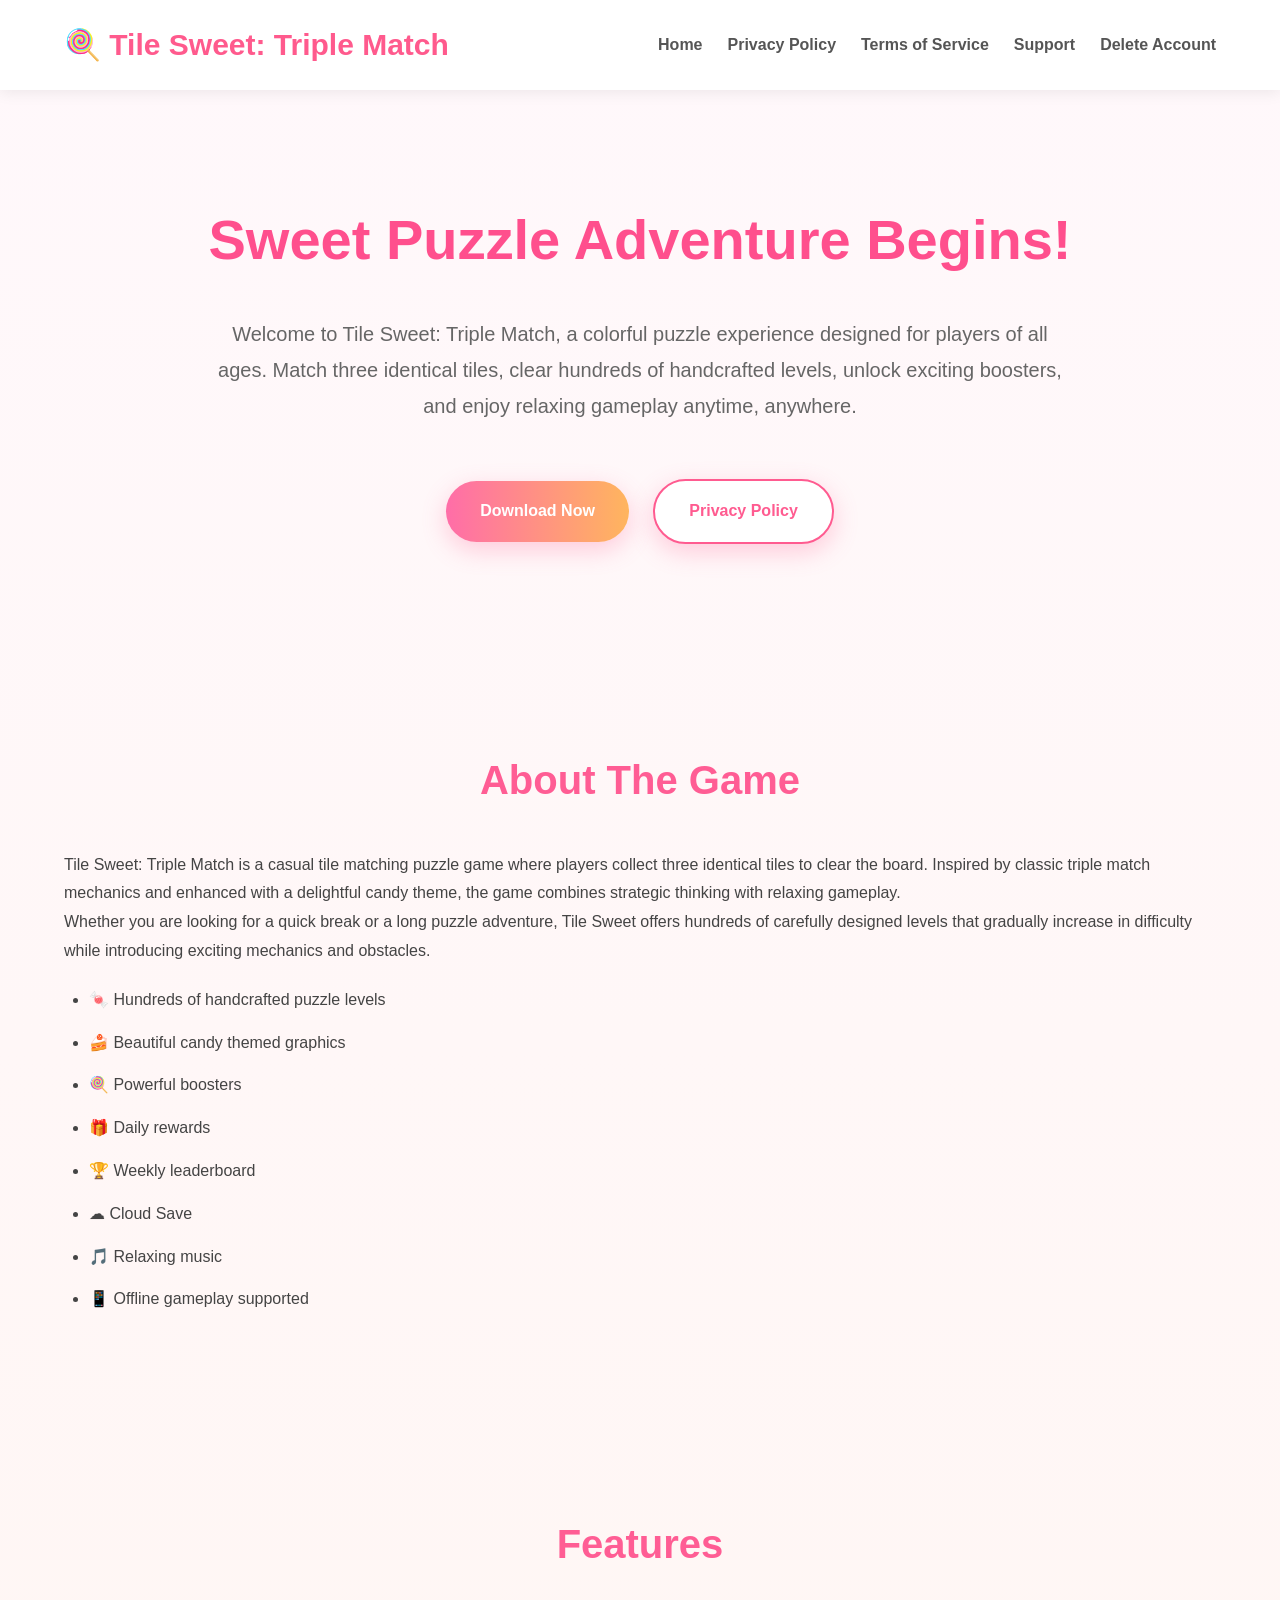
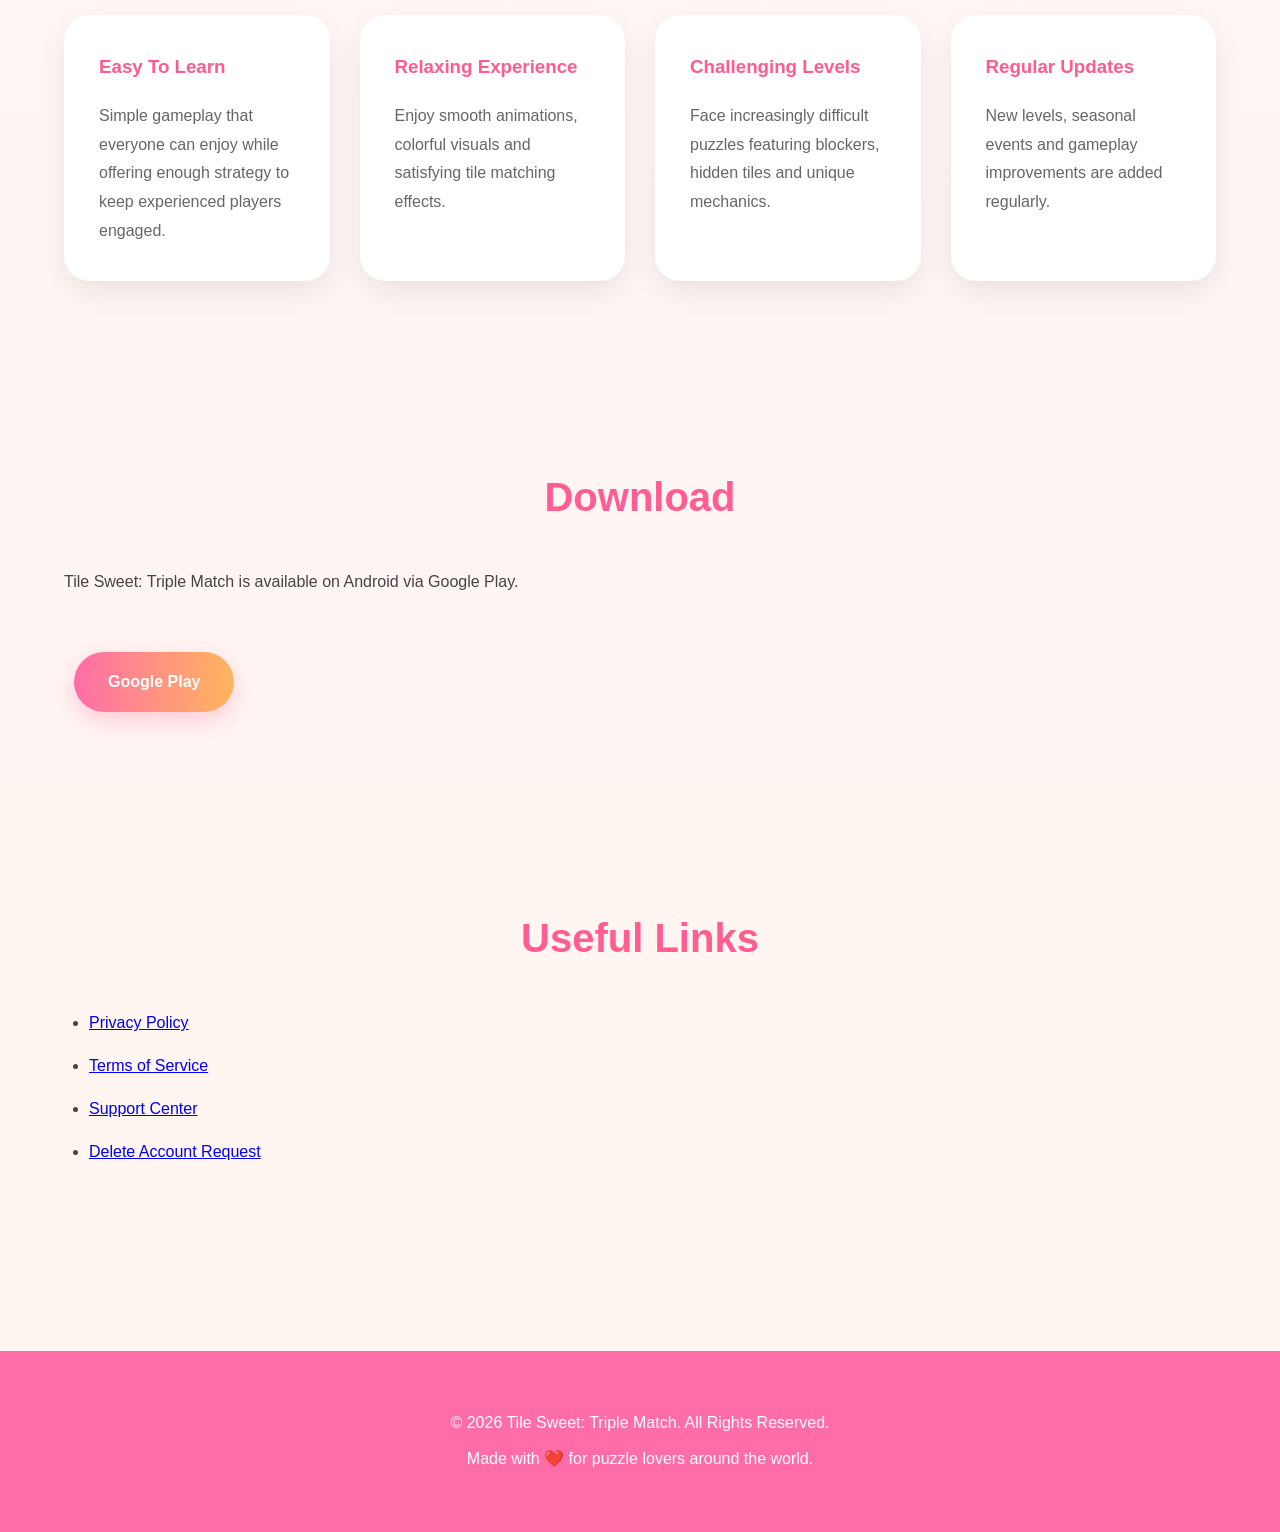
<file: index.html>
<!DOCTYPE html>
<html lang="en">

<head>

    <meta charset="UTF-8">

    <meta name="viewport"
          content="width=device-width, initial-scale=1.0">

    <title>
        Tile Sweet: Triple Match
    </title>

    <meta name="description"
          content="Tile Sweet: Triple Match is a relaxing triple matching puzzle game filled with colorful candies, delicious desserts and challenging levels.">

    <meta name="keywords"
          content="Tile Sweet, Triple Match, Puzzle Game, Match 3, Casual Game">

    <link rel="stylesheet" href="style.css">

</head>

<body>

<header>

<div class="container">

<h1>

🍭 Tile Sweet: Triple Match

</h1>

<nav>

<a href="index.html">Home</a>

<a href="privacy.html">Privacy Policy</a>

<a href="terms.html">Terms of Service</a>

<a href="support.html">Support</a>

<a href="delete-account.html">Delete Account</a>

</nav>

</div>

</header>

<section class="hero">

<div class="container">

<h2>

Sweet Puzzle Adventure Begins!

</h2>

<p>

Welcome to Tile Sweet: Triple Match, a colorful puzzle experience designed for players of all ages. Match three identical tiles, clear hundreds of handcrafted levels, unlock exciting boosters, and enjoy relaxing gameplay anytime, anywhere.

</p>

<div class="buttons">

<a class="button"
href="#download">

Download Now

</a>

<a class="button secondary"
href="privacy.html">

Privacy Policy

</a>

</div>

</div>

</section>

<section>

<div class="container">

<h2>

About The Game

</h2>

<p>

Tile Sweet: Triple Match is a casual tile matching puzzle game where players collect three identical tiles to clear the board. Inspired by classic triple match mechanics and enhanced with a delightful candy theme, the game combines strategic thinking with relaxing gameplay.

</p>

<p>

Whether you are looking for a quick break or a long puzzle adventure, Tile Sweet offers hundreds of carefully designed levels that gradually increase in difficulty while introducing exciting mechanics and obstacles.

</p>

<ul>

<li>🍬 Hundreds of handcrafted puzzle levels</li>

<li>🍰 Beautiful candy themed graphics</li>

<li>🍭 Powerful boosters</li>

<li>🎁 Daily rewards</li>

<li>🏆 Weekly leaderboard</li>

<li>☁ Cloud Save</li>

<li>🎵 Relaxing music</li>

<li>📱 Offline gameplay supported</li>

</ul>

</div>

</section>

<section>

<div class="container">

<h2>

Features

</h2>

<div class="cards">

<div class="card">

<h3>

Easy To Learn

</h3>

<p>

Simple gameplay that everyone can enjoy while offering enough strategy to keep experienced players engaged.

</p>

</div>

<div class="card">

<h3>

Relaxing Experience

</h3>

<p>

Enjoy smooth animations, colorful visuals and satisfying tile matching effects.

</p>

</div>

<div class="card">

<h3>

Challenging Levels

</h3>

<p>

Face increasingly difficult puzzles featuring blockers, hidden tiles and unique mechanics.

</p>

</div>

<div class="card">

<h3>

Regular Updates

</h3>

<p>

New levels, seasonal events and gameplay improvements are added regularly.

</p>

</div>

</div>

</div>

</section>

<section id="download">

<div class="container">

<h2>

Download

</h2>

<p>

Tile Sweet: Triple Match is available on Android via Google Play.

</p>

<div class="buttons">

<a class="button"

href="#">

Google Play

</a>

</div>

</div>

</section>

<section>

<div class="container">

<h2>

Useful Links

</h2>

<ul>

<li><a href="privacy.html">Privacy Policy</a></li>

<li><a href="terms.html">Terms of Service</a></li>

<li><a href="support.html">Support Center</a></li>

<li><a href="delete-account.html">Delete Account Request</a></li>

</ul>

</div>

</section>

<footer>

<div class="container">

<p>

© 2026 Tile Sweet: Triple Match.

All Rights Reserved.

</p>

<p>

Made with ❤️ for puzzle lovers around the world.

</p>

</div>

</footer>

</body>

</html>
</file>
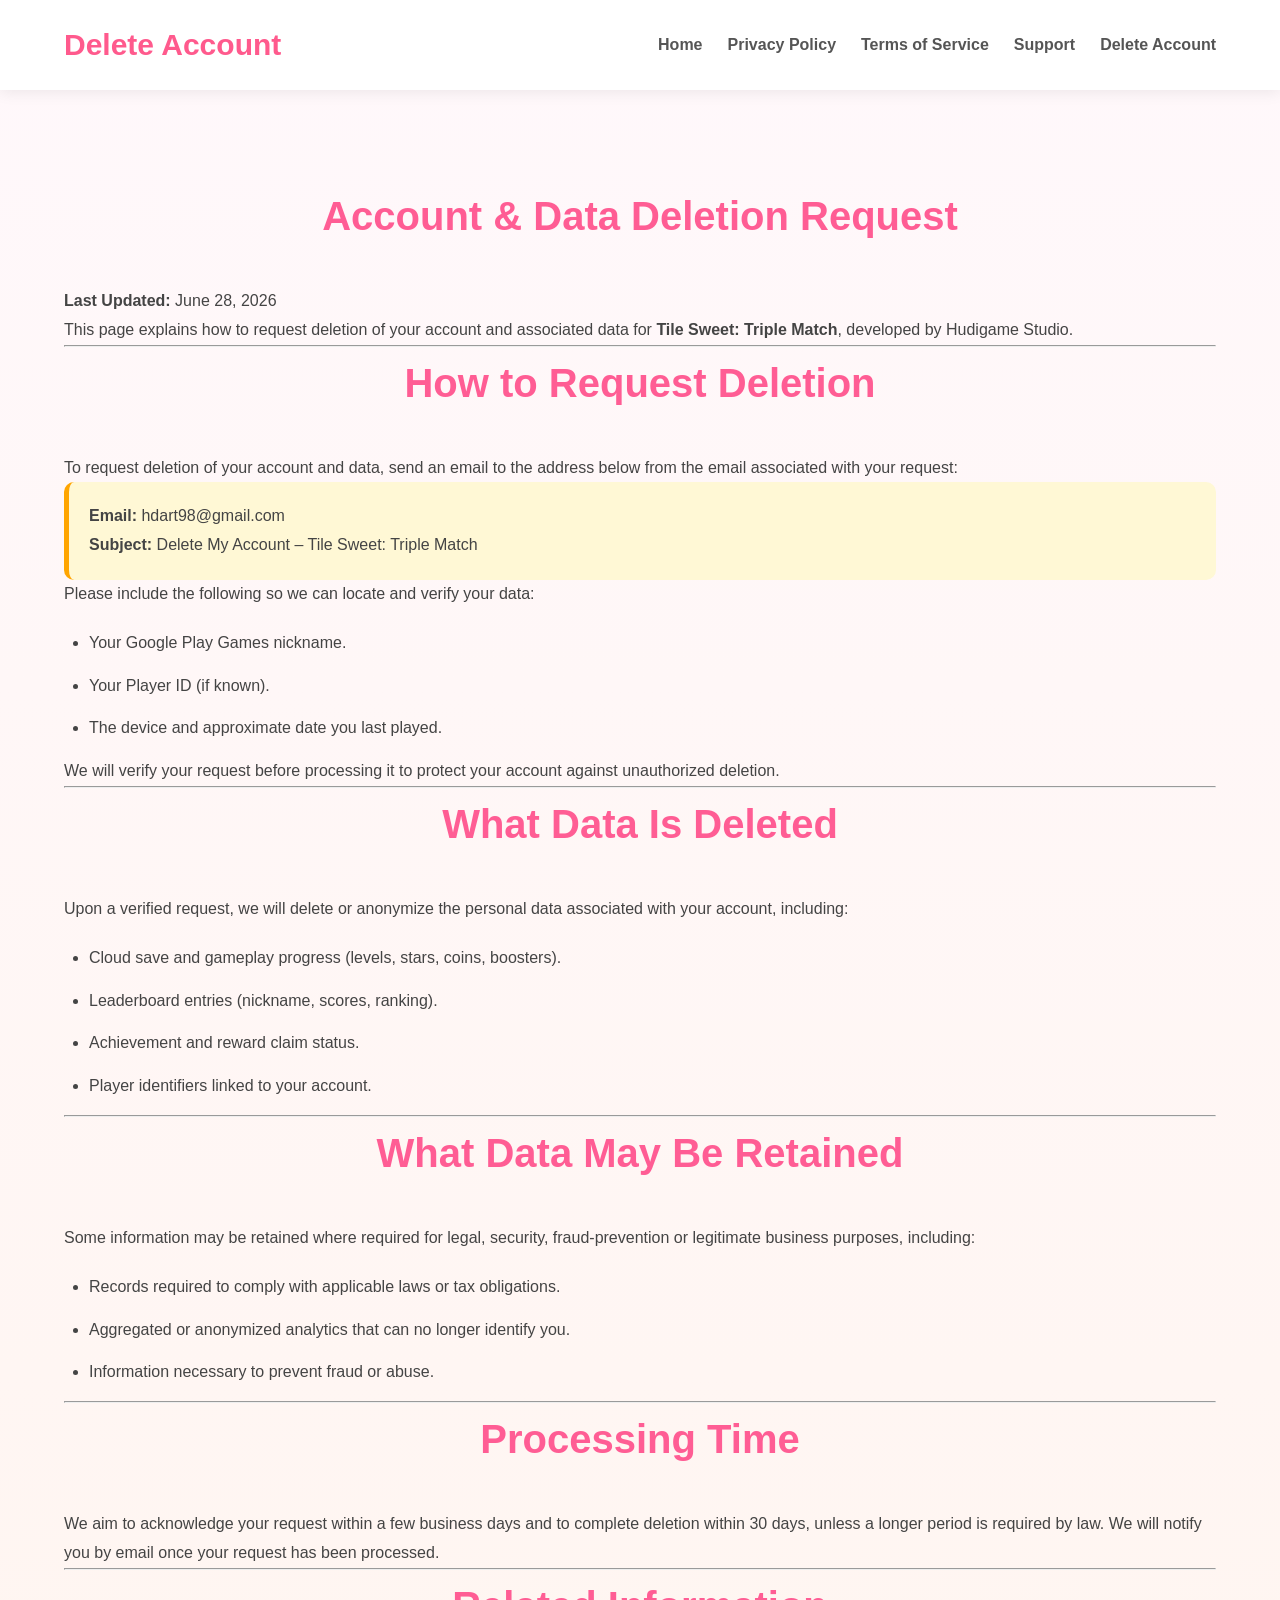
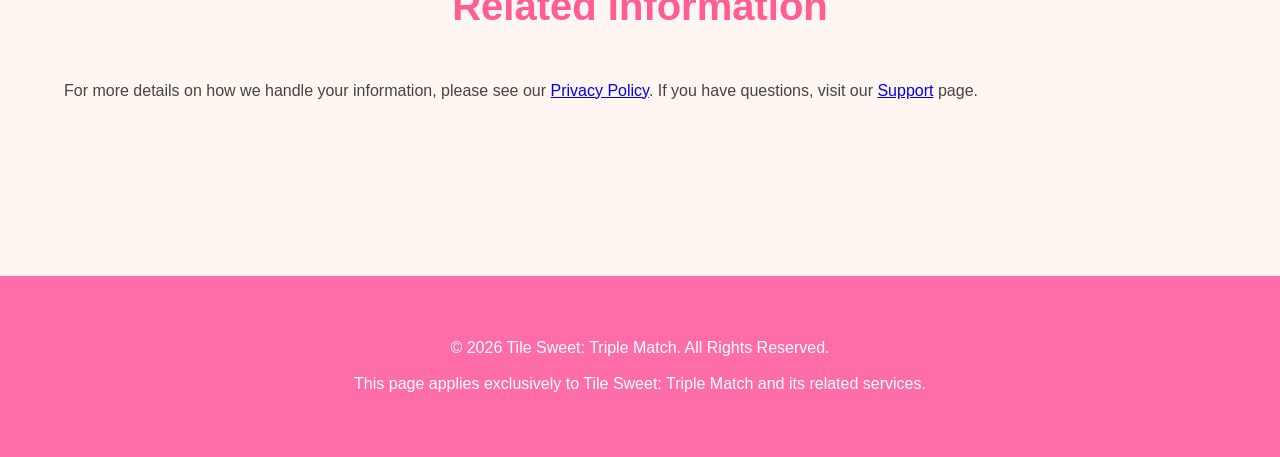
<file: delete-account.html>
<!DOCTYPE html>
<html lang="en">

<head>

<meta charset="UTF-8">

<meta name="viewport" content="width=device-width, initial-scale=1.0">

<title>Delete Account - Tile Sweet: Triple Match</title>

<link rel="stylesheet" href="style.css">

</head>

<body>

<header>

<div class="container">

<h1>Delete Account</h1>

<nav>

<a href="index.html">Home</a>
<a href="privacy.html">Privacy Policy</a>
<a href="terms.html">Terms of Service</a>
<a href="support.html">Support</a>
<a href="delete-account.html">Delete Account</a>

</nav>

</div>

</header>

<section>

<div class="container">

<h2>Account &amp; Data Deletion Request</h2>

<p><strong>Last Updated:</strong> June 28, 2026</p>

<p>
This page explains how to request deletion of your account and associated data for <strong>Tile Sweet: Triple Match</strong>, developed by Hudigame Studio.
</p>

<hr>

<h2>How to Request Deletion</h2>

<p>
To request deletion of your account and data, send an email to the address below from the email associated with your request:
</p>

<div class="notice">
<p>
<strong>Email:</strong> hdart98@gmail.com<br>
<strong>Subject:</strong> Delete My Account &ndash; Tile Sweet: Triple Match
</p>
</div>

<p>
Please include the following so we can locate and verify your data:
</p>

<ul>
<li>Your Google Play Games nickname.</li>
<li>Your Player ID (if known).</li>
<li>The device and approximate date you last played.</li>
</ul>

<p>
We will verify your request before processing it to protect your account against unauthorized deletion.
</p>

<hr>

<h2>What Data Is Deleted</h2>

<p>
Upon a verified request, we will delete or anonymize the personal data associated with your account, including:
</p>

<ul>
<li>Cloud save and gameplay progress (levels, stars, coins, boosters).</li>
<li>Leaderboard entries (nickname, scores, ranking).</li>
<li>Achievement and reward claim status.</li>
<li>Player identifiers linked to your account.</li>
</ul>

<hr>

<h2>What Data May Be Retained</h2>

<p>
Some information may be retained where required for legal, security, fraud-prevention or legitimate business purposes, including:
</p>

<ul>
<li>Records required to comply with applicable laws or tax obligations.</li>
<li>Aggregated or anonymized analytics that can no longer identify you.</li>
<li>Information necessary to prevent fraud or abuse.</li>
</ul>

<hr>

<h2>Processing Time</h2>

<p>
We aim to acknowledge your request within a few business days and to complete deletion within 30 days, unless a longer period is required by law. We will notify you by email once your request has been processed.
</p>

<hr>

<h2>Related Information</h2>

<p>
For more details on how we handle your information, please see our <a href="privacy.html">Privacy Policy</a>. If you have questions, visit our <a href="support.html">Support</a> page.
</p>

</div>

</section>

<footer>

<div class="container">

<p>
&copy; 2026 Tile Sweet: Triple Match. All Rights Reserved.
</p>

<p>
This page applies exclusively to Tile Sweet: Triple Match and its related services.
</p>

</div>

</footer>

</body>

</html>
</file>
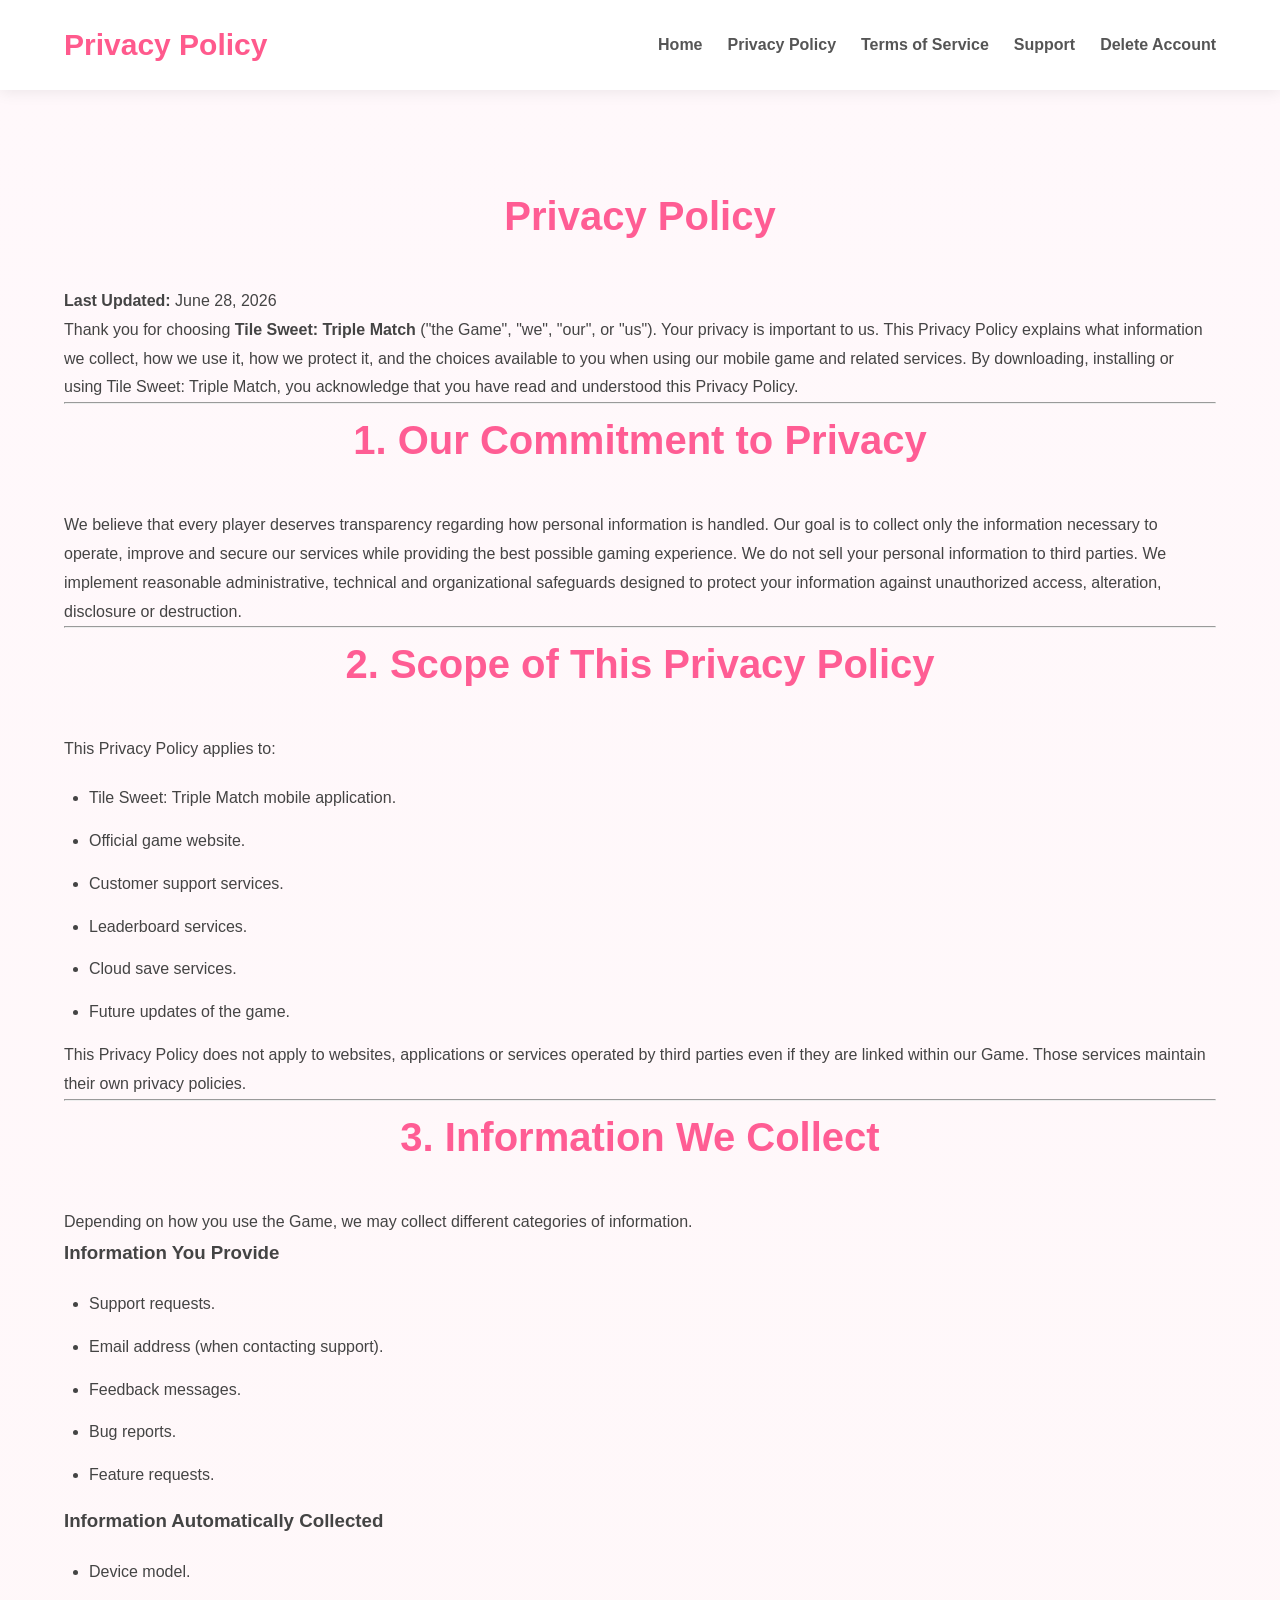
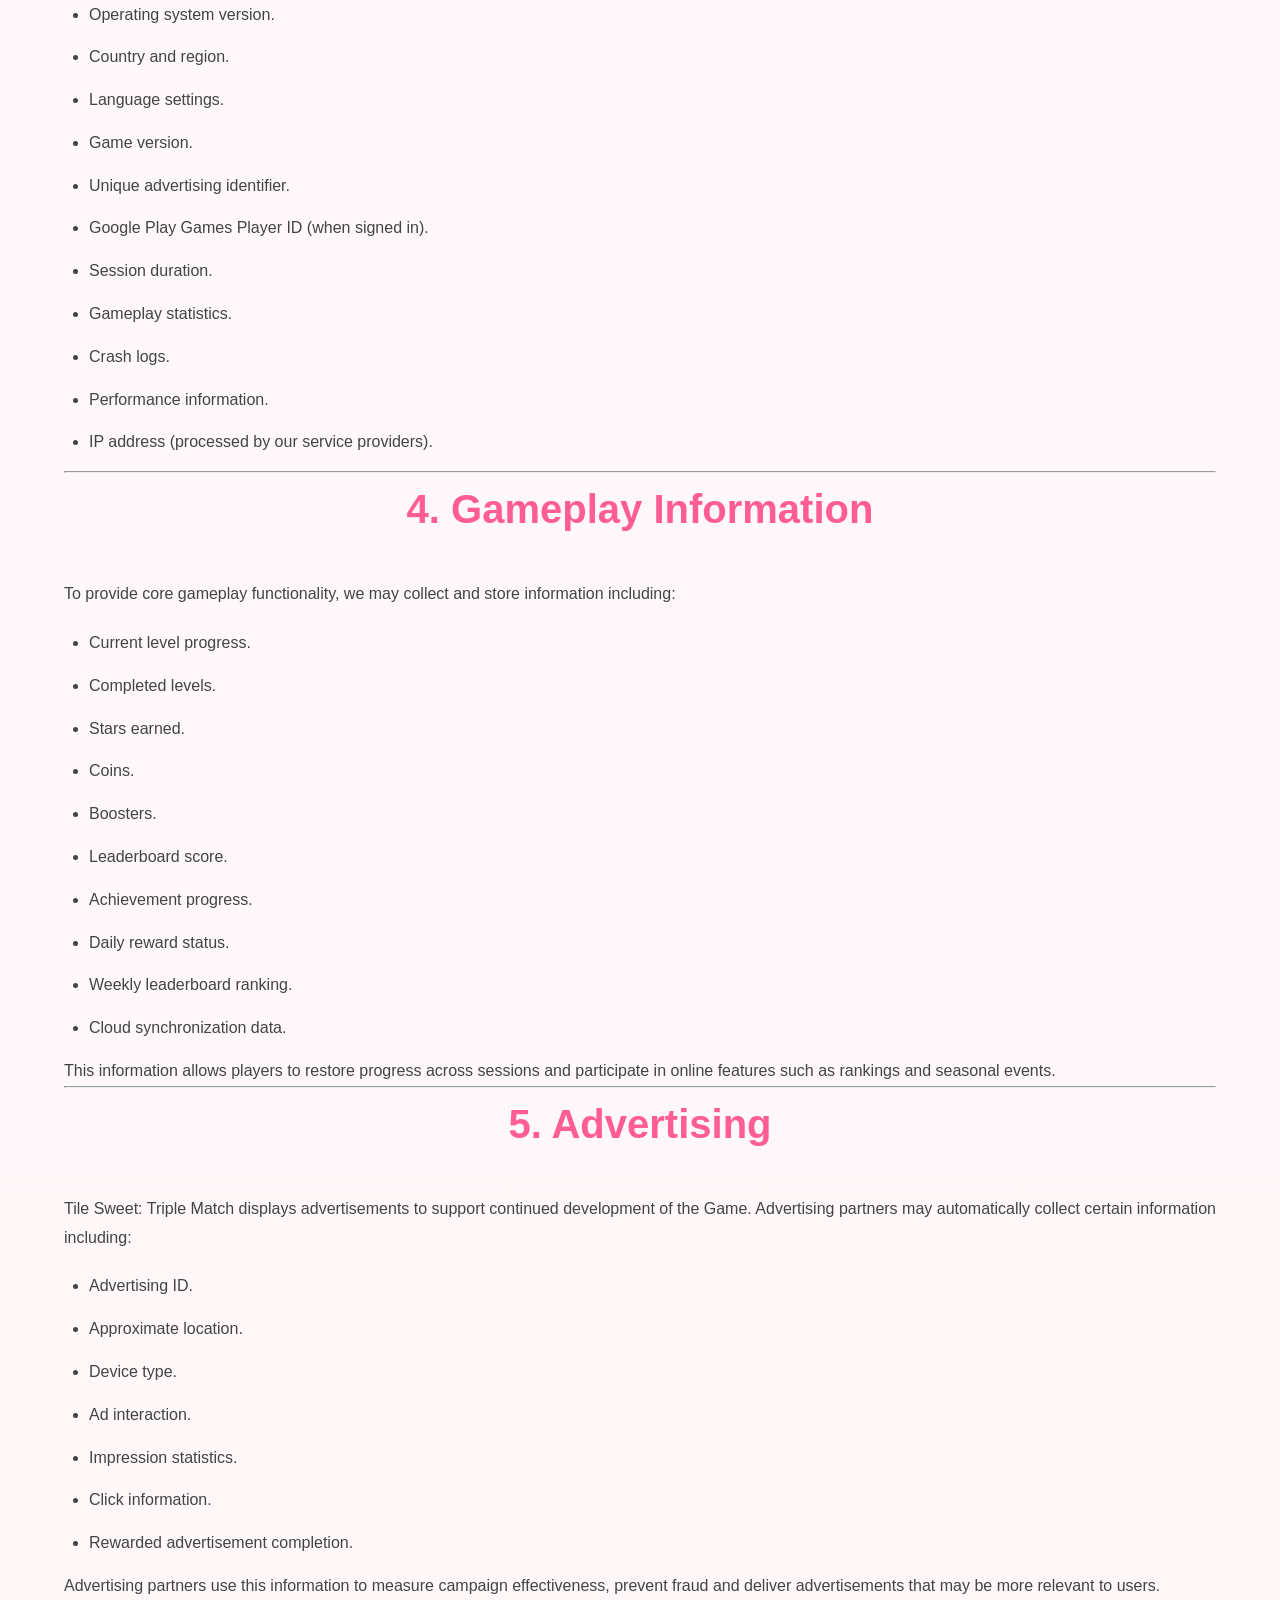
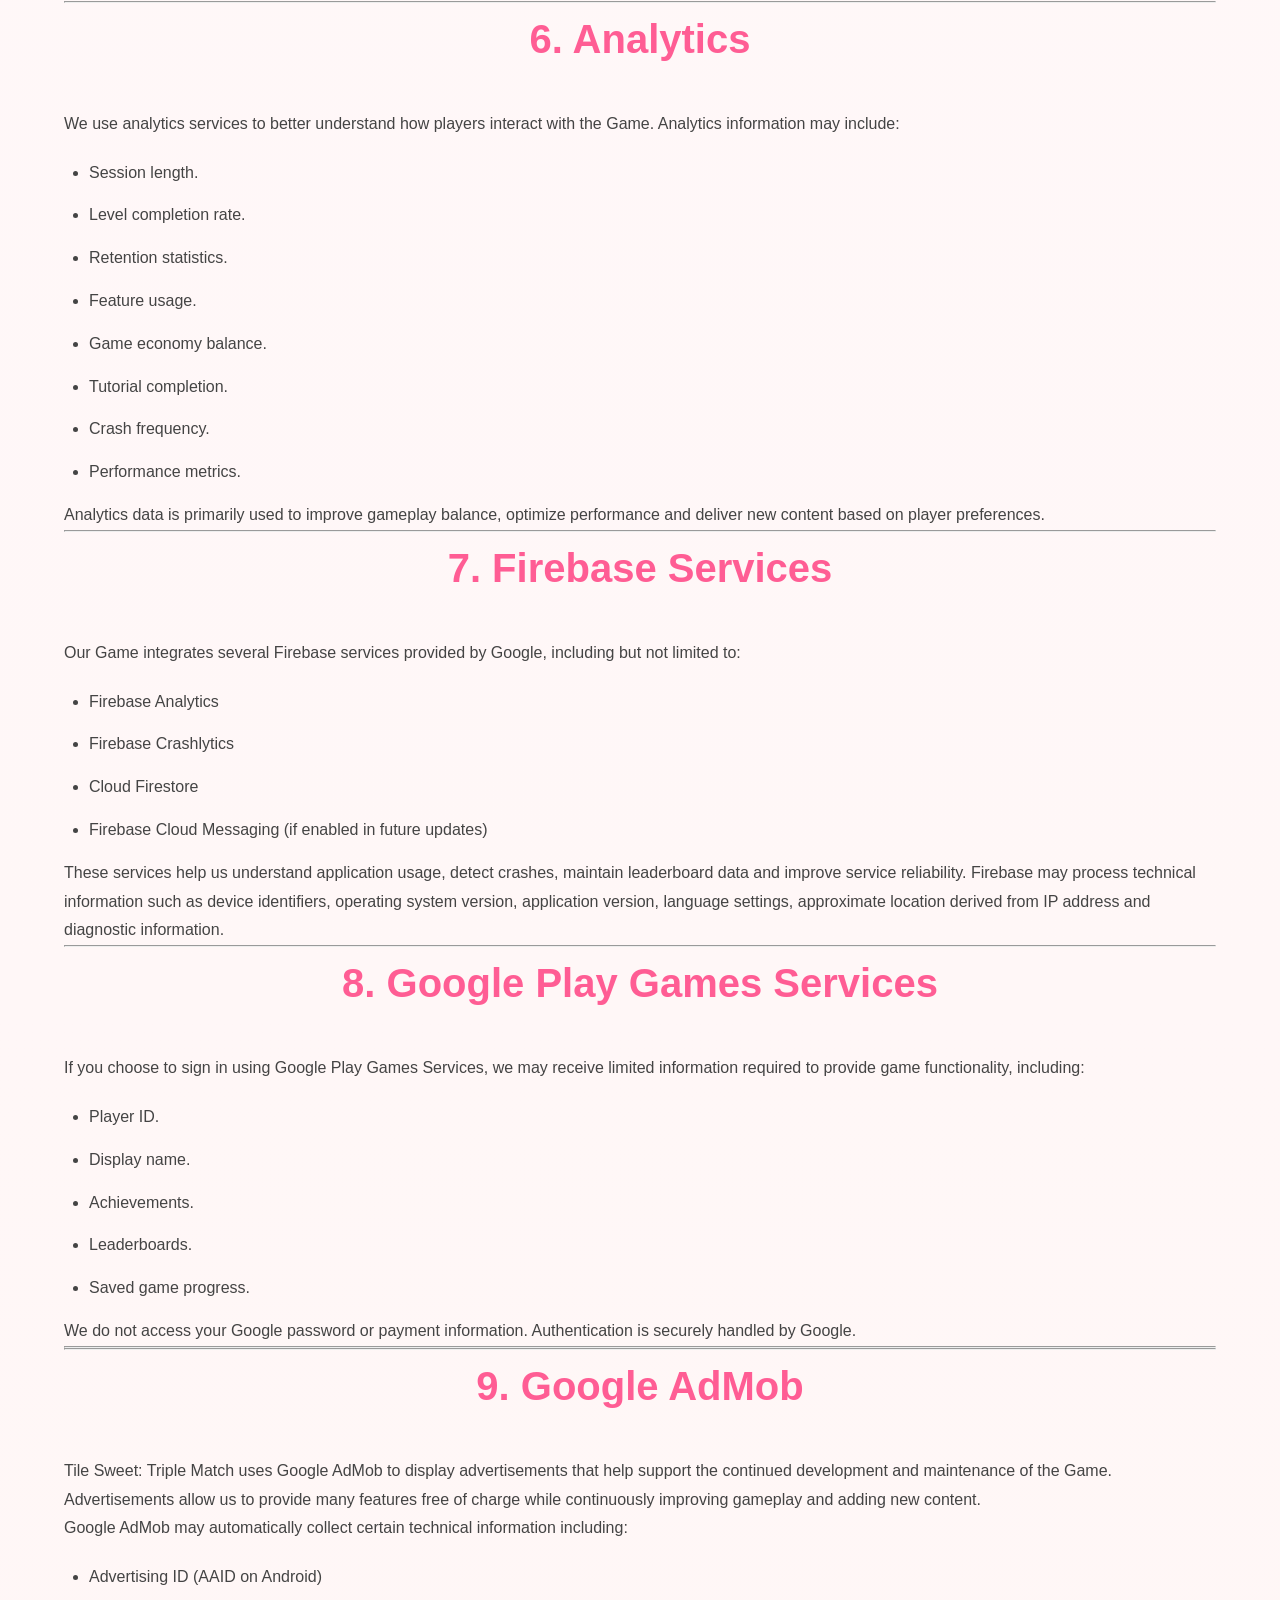
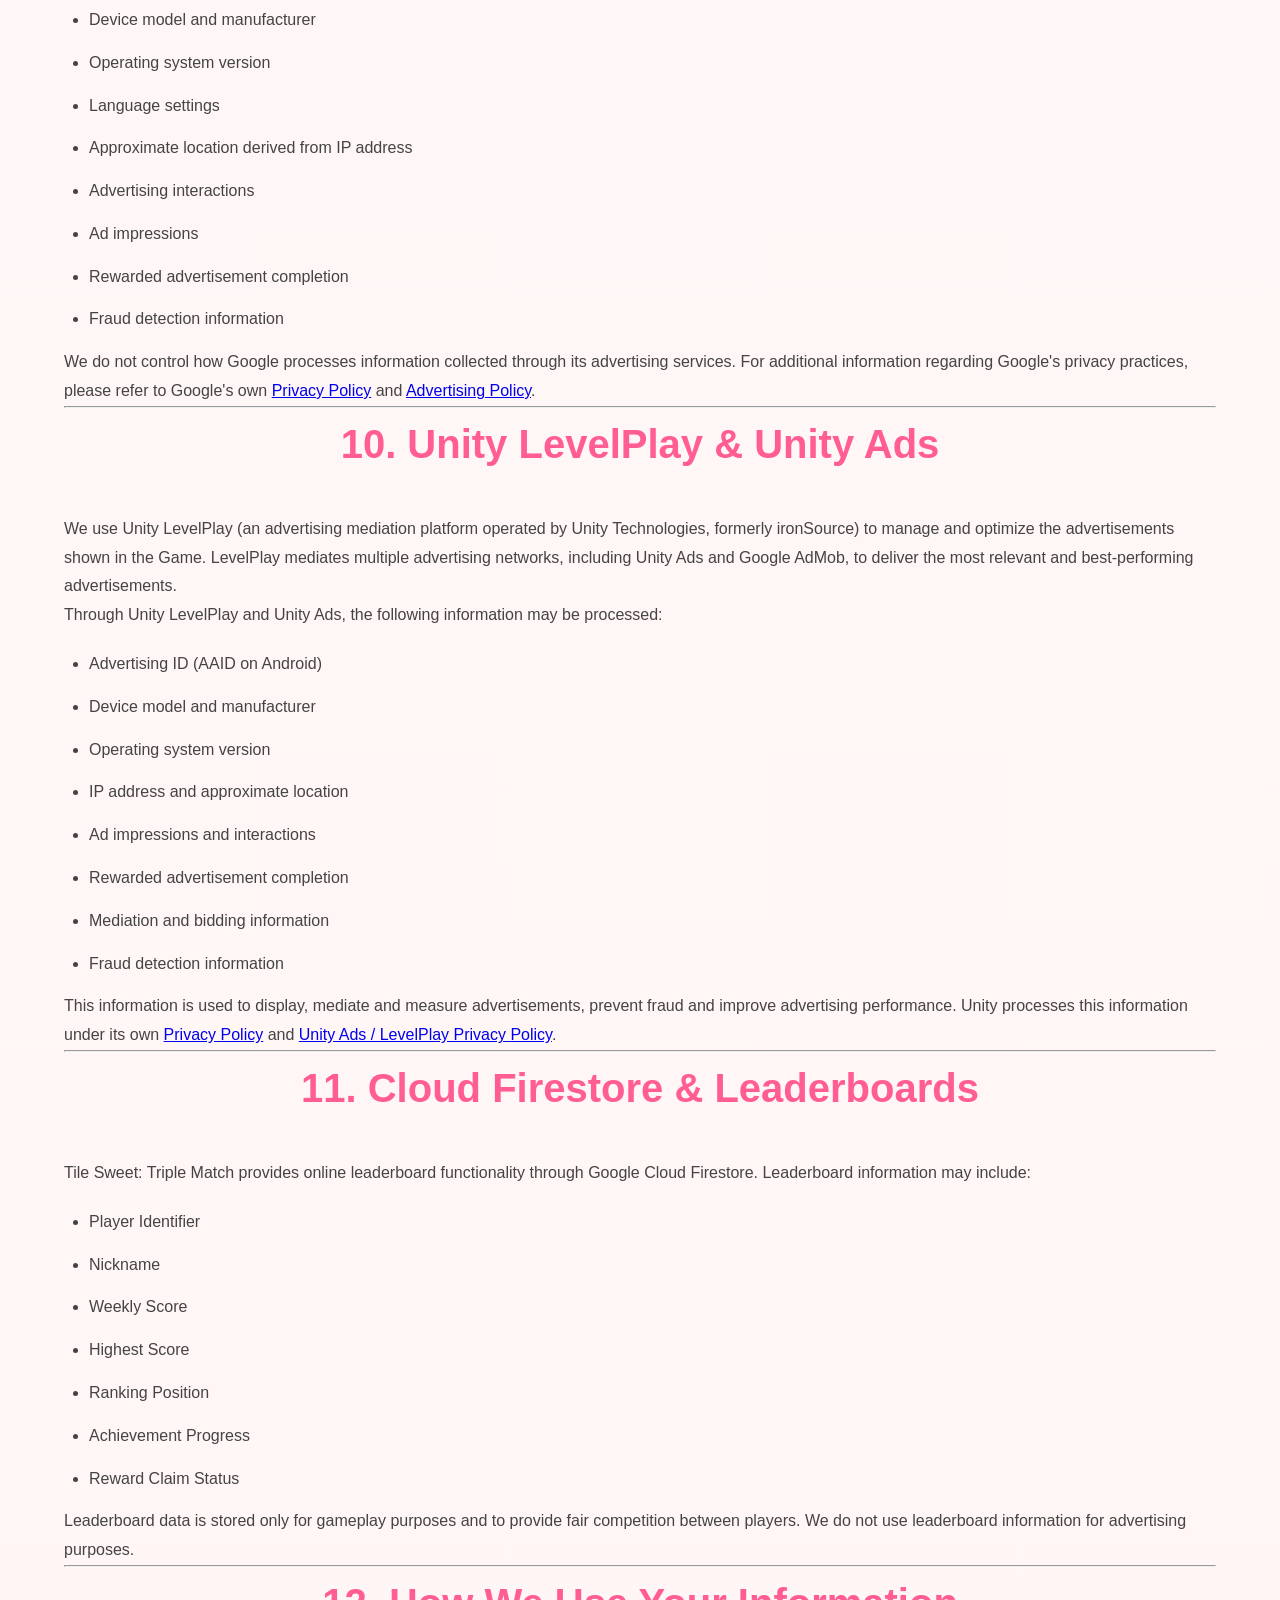
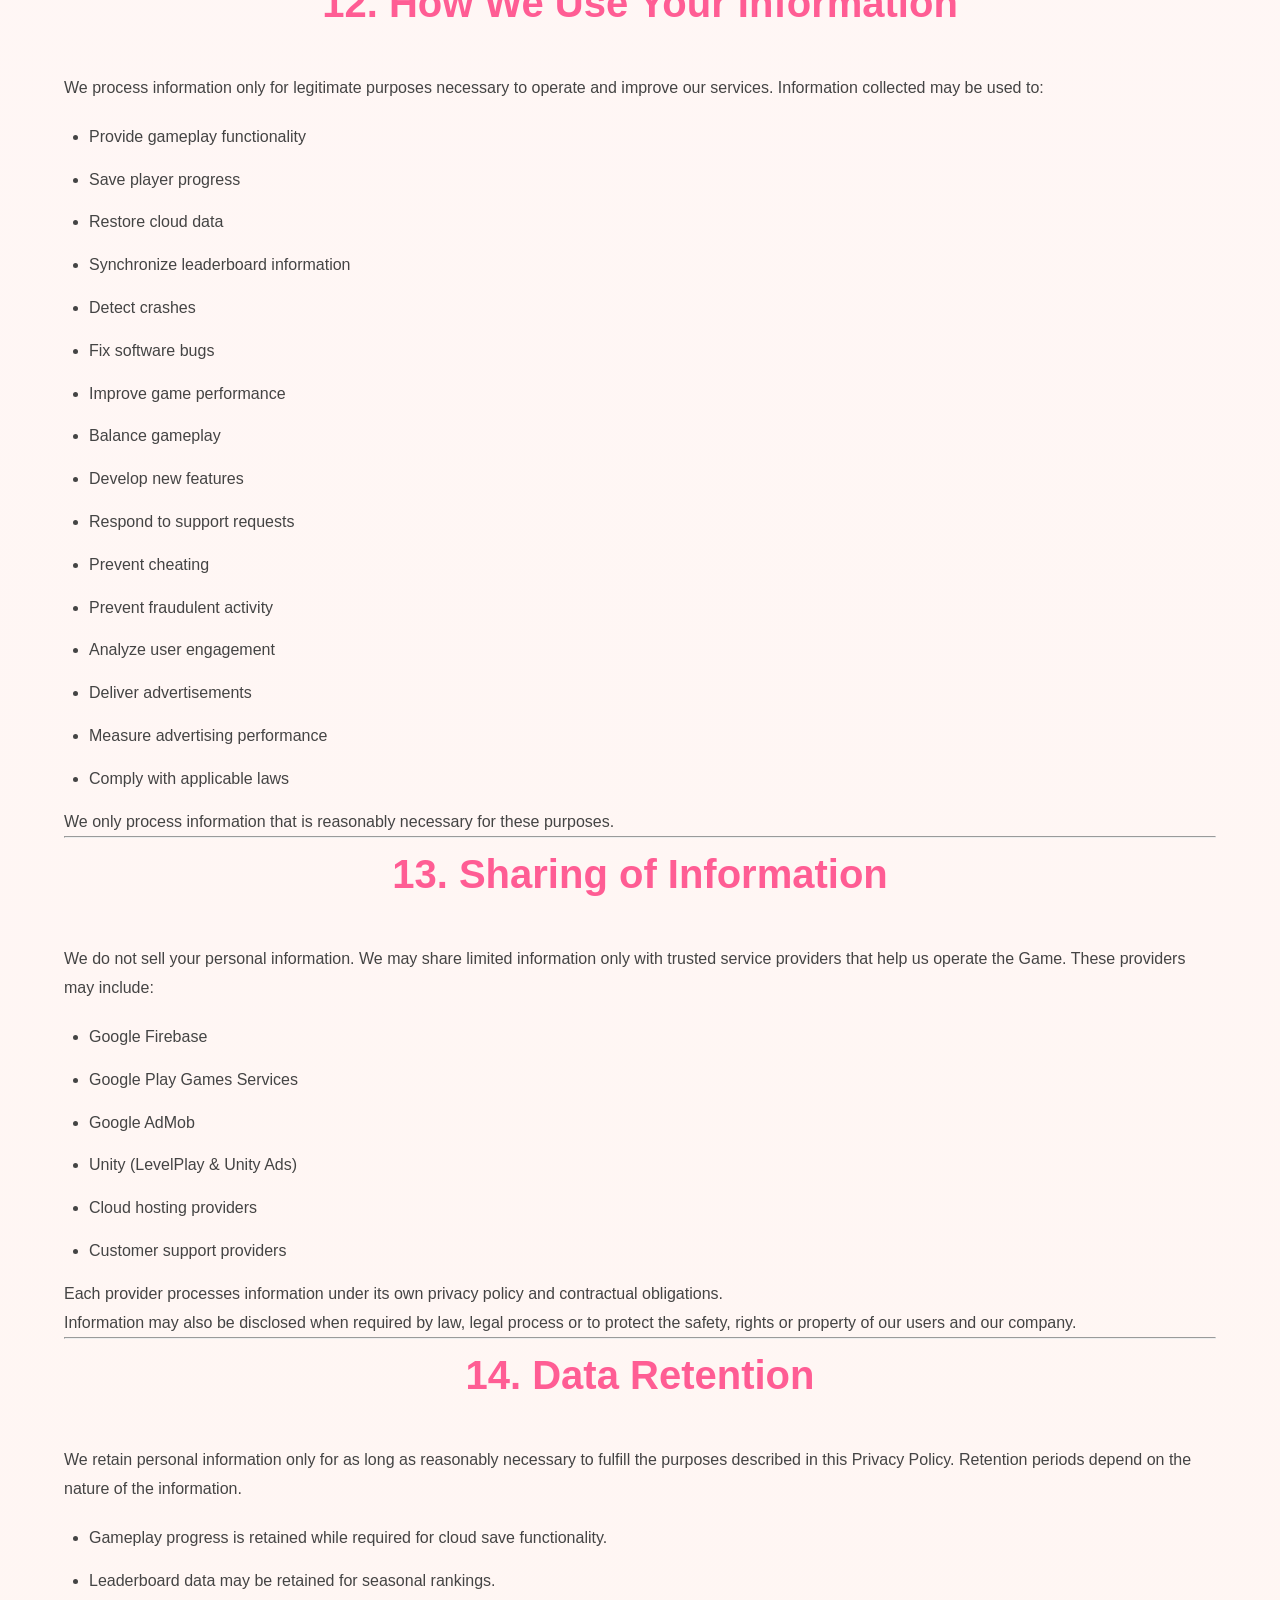
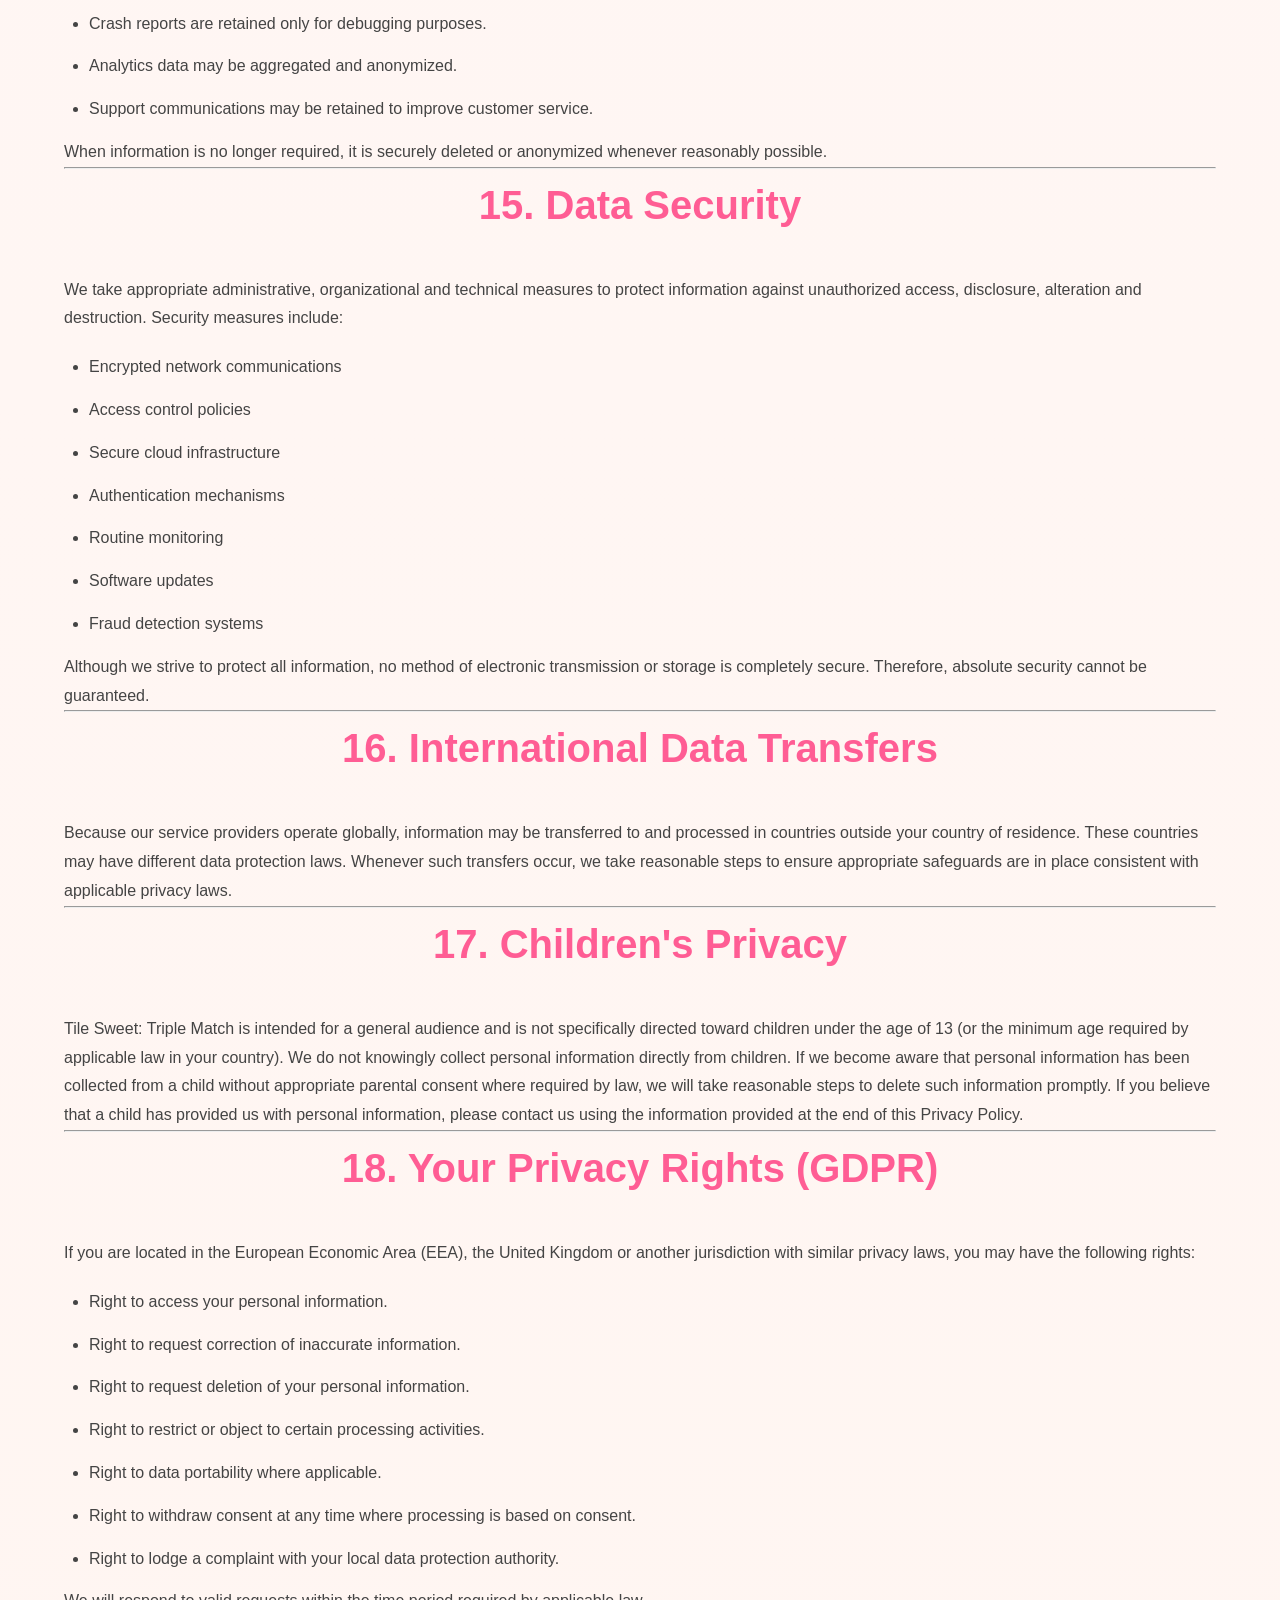
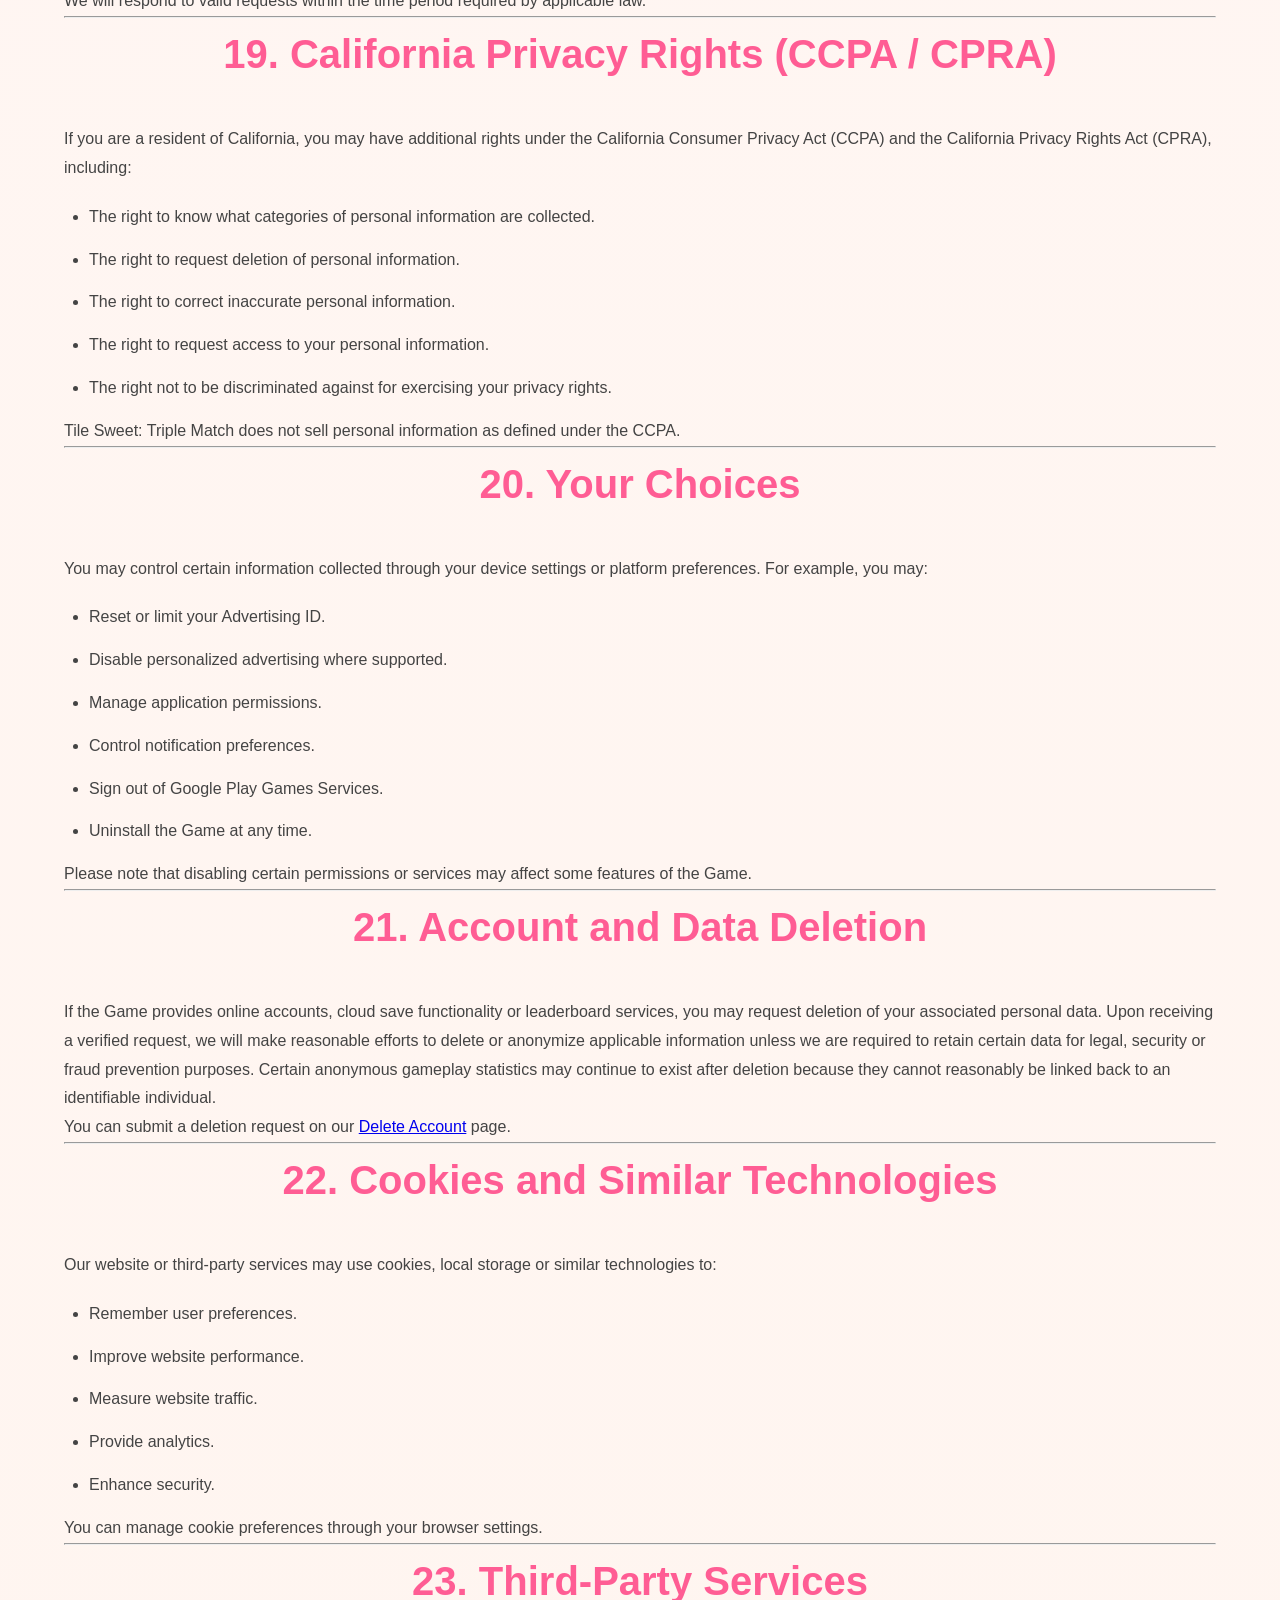
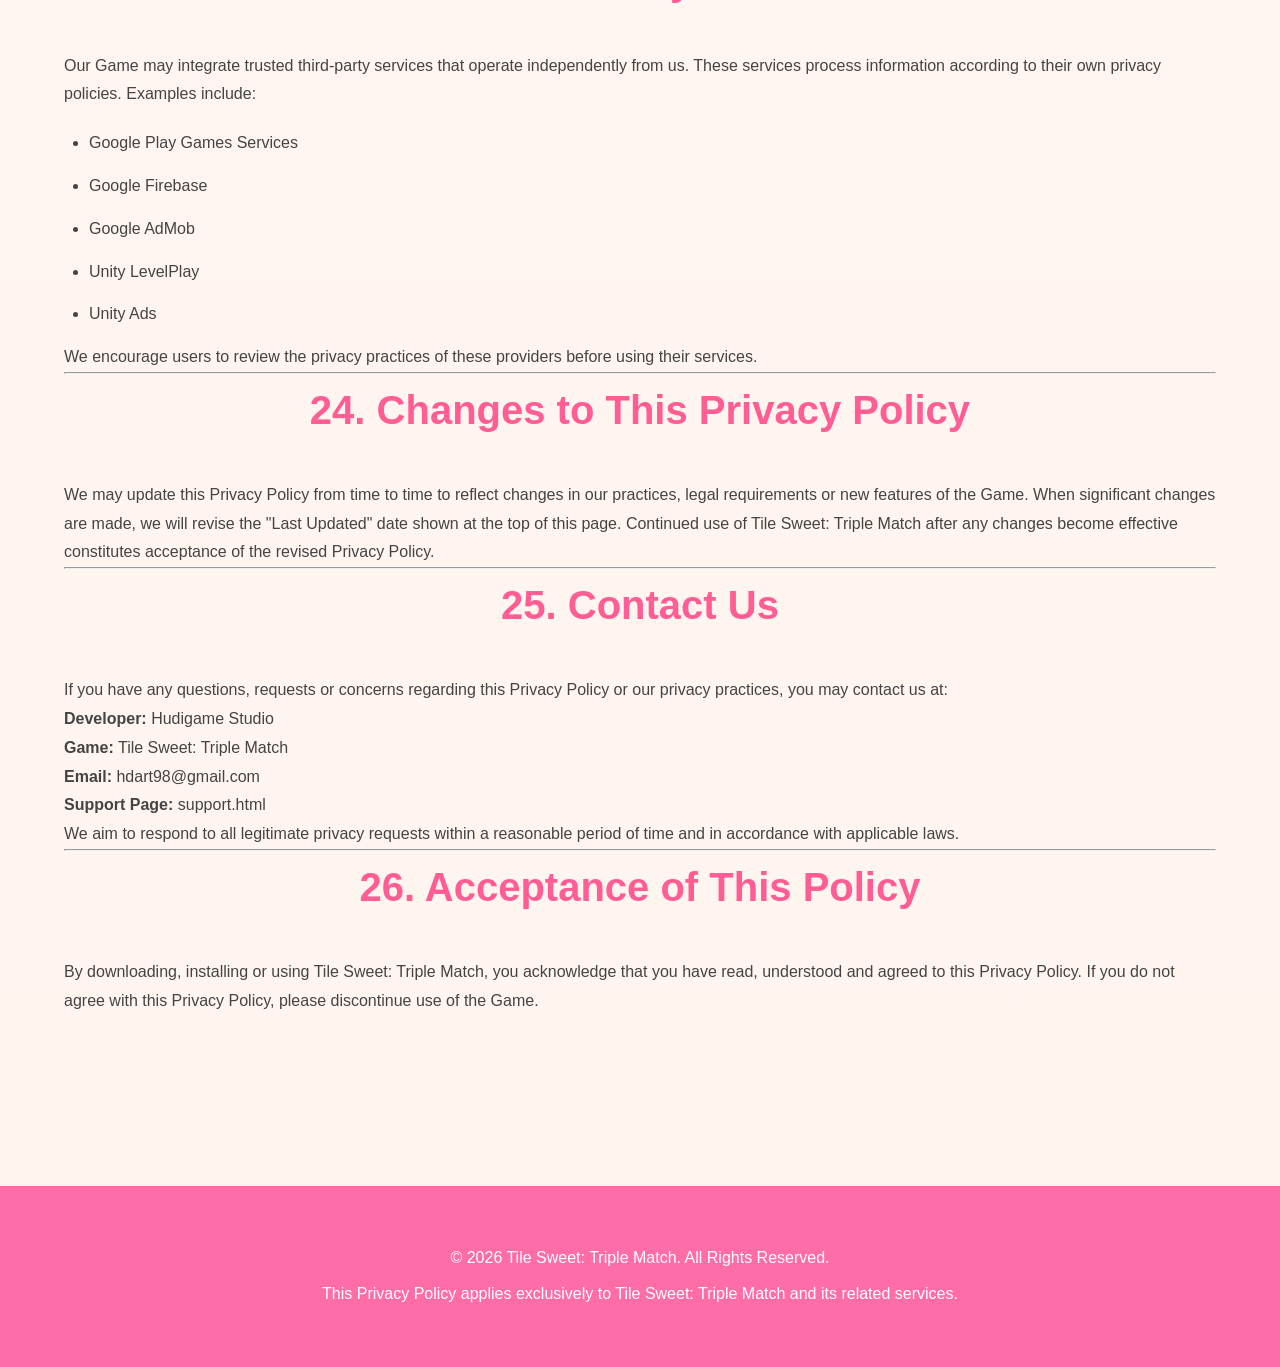
<file: privacy.html>
<!DOCTYPE html>
<html lang="en">

<head>

<meta charset="UTF-8">

<meta name="viewport" content="width=device-width, initial-scale=1.0">

<title>Privacy Policy - Tile Sweet: Triple Match</title>

<link rel="stylesheet" href="style.css">

</head>

<body>

<header>

<div class="container">

<h1>Privacy Policy</h1>

<nav>

<a href="index.html">Home</a>
<a href="privacy.html">Privacy Policy</a>
<a href="terms.html">Terms of Service</a>
<a href="support.html">Support</a>
<a href="delete-account.html">Delete Account</a>

</nav>

</div>

</header>

<section>

<div class="container">

<h2>Privacy Policy</h2>

<p><strong>Last Updated:</strong> June 28, 2026</p>

<p>

Thank you for choosing <strong>Tile Sweet: Triple Match</strong> ("the Game", "we", "our", or "us").

Your privacy is important to us. This Privacy Policy explains what information we collect, how we use it, how we protect it, and the choices available to you when using our mobile game and related services.

By downloading, installing or using Tile Sweet: Triple Match, you acknowledge that you have read and understood this Privacy Policy.

</p>

<hr>

<h2>1. Our Commitment to Privacy</h2>

<p>

We believe that every player deserves transparency regarding how personal information is handled.

Our goal is to collect only the information necessary to operate, improve and secure our services while providing the best possible gaming experience.

We do not sell your personal information to third parties.

We implement reasonable administrative, technical and organizational safeguards designed to protect your information against unauthorized access, alteration, disclosure or destruction.

</p>

<hr>

<h2>2. Scope of This Privacy Policy</h2>

<p>

This Privacy Policy applies to:

</p>

<ul>

<li>Tile Sweet: Triple Match mobile application.</li>

<li>Official game website.</li>

<li>Customer support services.</li>

<li>Leaderboard services.</li>

<li>Cloud save services.</li>

<li>Future updates of the game.</li>

</ul>

<p>

This Privacy Policy does not apply to websites, applications or services operated by third parties even if they are linked within our Game.

Those services maintain their own privacy policies.

</p>

<hr>

<h2>3. Information We Collect</h2>

<p>

Depending on how you use the Game, we may collect different categories of information.

</p>

<h3>Information You Provide</h3>

<ul>

<li>Support requests.</li>

<li>Email address (when contacting support).</li>

<li>Feedback messages.</li>

<li>Bug reports.</li>

<li>Feature requests.</li>

</ul>

<h3>Information Automatically Collected</h3>

<ul>

<li>Device model.</li>

<li>Operating system version.</li>

<li>Country and region.</li>

<li>Language settings.</li>

<li>Game version.</li>

<li>Unique advertising identifier.</li>

<li>Google Play Games Player ID (when signed in).</li>

<li>Session duration.</li>

<li>Gameplay statistics.</li>

<li>Crash logs.</li>

<li>Performance information.</li>

<li>IP address (processed by our service providers).</li>

</ul>

<hr>

<h2>4. Gameplay Information</h2>

<p>

To provide core gameplay functionality, we may collect and store information including:

</p>

<ul>

<li>Current level progress.</li>

<li>Completed levels.</li>

<li>Stars earned.</li>

<li>Coins.</li>

<li>Boosters.</li>

<li>Leaderboard score.</li>

<li>Achievement progress.</li>

<li>Daily reward status.</li>

<li>Weekly leaderboard ranking.</li>

<li>Cloud synchronization data.</li>

</ul>

<p>

This information allows players to restore progress across sessions and participate in online features such as rankings and seasonal events.

</p>

<hr>

<h2>5. Advertising</h2>

<p>

Tile Sweet: Triple Match displays advertisements to support continued development of the Game.

Advertising partners may automatically collect certain information including:

</p>

<ul>

<li>Advertising ID.</li>

<li>Approximate location.</li>

<li>Device type.</li>

<li>Ad interaction.</li>

<li>Impression statistics.</li>

<li>Click information.</li>

<li>Rewarded advertisement completion.</li>

</ul>

<p>

Advertising partners use this information to measure campaign effectiveness, prevent fraud and deliver advertisements that may be more relevant to users.

</p>

<hr>

<h2>6. Analytics</h2>

<p>

We use analytics services to better understand how players interact with the Game.

Analytics information may include:

</p>

<ul>

<li>Session length.</li>

<li>Level completion rate.</li>

<li>Retention statistics.</li>

<li>Feature usage.</li>

<li>Game economy balance.</li>

<li>Tutorial completion.</li>

<li>Crash frequency.</li>

<li>Performance metrics.</li>

</ul>

<p>

Analytics data is primarily used to improve gameplay balance, optimize performance and deliver new content based on player preferences.

</p>

<hr>

<h2>7. Firebase Services</h2>

<p>

Our Game integrates several Firebase services provided by Google, including but not limited to:

</p>

<ul>

<li>Firebase Analytics</li>

<li>Firebase Crashlytics</li>

<li>Cloud Firestore</li>

<li>Firebase Cloud Messaging (if enabled in future updates)</li>

</ul>

<p>

These services help us understand application usage, detect crashes, maintain leaderboard data and improve service reliability.

Firebase may process technical information such as device identifiers, operating system version, application version, language settings, approximate location derived from IP address and diagnostic information.

</p>

<hr>

<h2>8. Google Play Games Services</h2>

<p>

If you choose to sign in using Google Play Games Services, we may receive limited information required to provide game functionality, including:

</p>

<ul>

<li>Player ID.</li>

<li>Display name.</li>

<li>Achievements.</li>

<li>Leaderboards.</li>

<li>Saved game progress.</li>

</ul>

<p>

We do not access your Google password or payment information.

Authentication is securely handled by Google.

</p>

<hr>

<hr>

<h2>9. Google AdMob</h2>

<p>

Tile Sweet: Triple Match uses Google AdMob to display advertisements that help support the continued development and maintenance of the Game.

Advertisements allow us to provide many features free of charge while continuously improving gameplay and adding new content.

</p>

<p>

Google AdMob may automatically collect certain technical information including:

</p>

<ul>

<li>Advertising ID (AAID on Android)</li>

<li>Device model and manufacturer</li>

<li>Operating system version</li>

<li>Language settings</li>

<li>Approximate location derived from IP address</li>

<li>Advertising interactions</li>

<li>Ad impressions</li>

<li>Rewarded advertisement completion</li>

<li>Fraud detection information</li>

</ul>

<p>

We do not control how Google processes information collected through its advertising services.

For additional information regarding Google's privacy practices, please refer to Google's own <a href="https://policies.google.com/privacy" target="_blank" rel="noopener">Privacy Policy</a> and <a href="https://policies.google.com/technologies/ads" target="_blank" rel="noopener">Advertising Policy</a>.

</p>

<hr>

<h2>10. Unity LevelPlay & Unity Ads</h2>

<p>

We use Unity LevelPlay (an advertising mediation platform operated by Unity Technologies, formerly ironSource) to manage and optimize the advertisements shown in the Game. LevelPlay mediates multiple advertising networks, including Unity Ads and Google AdMob, to deliver the most relevant and best-performing advertisements.

</p>

<p>

Through Unity LevelPlay and Unity Ads, the following information may be processed:

</p>

<ul>

<li>Advertising ID (AAID on Android)</li>

<li>Device model and manufacturer</li>

<li>Operating system version</li>

<li>IP address and approximate location</li>

<li>Ad impressions and interactions</li>

<li>Rewarded advertisement completion</li>

<li>Mediation and bidding information</li>

<li>Fraud detection information</li>

</ul>

<p>

This information is used to display, mediate and measure advertisements, prevent fraud and improve advertising performance. Unity processes this information under its own <a href="https://unity.com/legal/privacy-policy" target="_blank" rel="noopener">Privacy Policy</a> and <a href="https://unity.com/legal/game-growth-privacy-policy" target="_blank" rel="noopener">Unity Ads / LevelPlay Privacy Policy</a>.

</p>

<hr>

<h2>11. Cloud Firestore & Leaderboards</h2>

<p>

Tile Sweet: Triple Match provides online leaderboard functionality through Google Cloud Firestore.

Leaderboard information may include:

</p>

<ul>

<li>Player Identifier</li>

<li>Nickname</li>

<li>Weekly Score</li>

<li>Highest Score</li>

<li>Ranking Position</li>

<li>Achievement Progress</li>

<li>Reward Claim Status</li>

</ul>

<p>

Leaderboard data is stored only for gameplay purposes and to provide fair competition between players.

We do not use leaderboard information for advertising purposes.

</p>

<hr>

<h2>12. How We Use Your Information</h2>

<p>

We process information only for legitimate purposes necessary to operate and improve our services.

Information collected may be used to:

</p>

<ul>

<li>Provide gameplay functionality</li>

<li>Save player progress</li>

<li>Restore cloud data</li>

<li>Synchronize leaderboard information</li>

<li>Detect crashes</li>

<li>Fix software bugs</li>

<li>Improve game performance</li>

<li>Balance gameplay</li>

<li>Develop new features</li>

<li>Respond to support requests</li>

<li>Prevent cheating</li>

<li>Prevent fraudulent activity</li>

<li>Analyze user engagement</li>

<li>Deliver advertisements</li>

<li>Measure advertising performance</li>

<li>Comply with applicable laws</li>

</ul>

<p>

We only process information that is reasonably necessary for these purposes.

</p>

<hr>

<h2>13. Sharing of Information</h2>

<p>

We do not sell your personal information.

We may share limited information only with trusted service providers that help us operate the Game.

These providers may include:

</p>

<ul>

<li>Google Firebase</li>

<li>Google Play Games Services</li>

<li>Google AdMob</li>

<li>Unity (LevelPlay & Unity Ads)</li>

<li>Cloud hosting providers</li>

<li>Customer support providers</li>

</ul>

<p>

Each provider processes information under its own privacy policy and contractual obligations.

</p>

<p>

Information may also be disclosed when required by law, legal process or to protect the safety, rights or property of our users and our company.

</p>

<hr>

<h2>14. Data Retention</h2>

<p>

We retain personal information only for as long as reasonably necessary to fulfill the purposes described in this Privacy Policy.

Retention periods depend on the nature of the information.

</p>

<ul>

<li>Gameplay progress is retained while required for cloud save functionality.</li>

<li>Leaderboard data may be retained for seasonal rankings.</li>

<li>Crash reports are retained only for debugging purposes.</li>

<li>Analytics data may be aggregated and anonymized.</li>

<li>Support communications may be retained to improve customer service.</li>

</ul>

<p>

When information is no longer required, it is securely deleted or anonymized whenever reasonably possible.

</p>

<hr>

<h2>15. Data Security</h2>

<p>

We take appropriate administrative, organizational and technical measures to protect information against unauthorized access, disclosure, alteration and destruction.

Security measures include:

</p>

<ul>

<li>Encrypted network communications</li>

<li>Access control policies</li>

<li>Secure cloud infrastructure</li>

<li>Authentication mechanisms</li>

<li>Routine monitoring</li>

<li>Software updates</li>

<li>Fraud detection systems</li>

</ul>

<p>

Although we strive to protect all information, no method of electronic transmission or storage is completely secure.

Therefore, absolute security cannot be guaranteed.

</p>

<hr>

<h2>16. International Data Transfers</h2>

<p>

Because our service providers operate globally, information may be transferred to and processed in countries outside your country of residence.

These countries may have different data protection laws.

Whenever such transfers occur, we take reasonable steps to ensure appropriate safeguards are in place consistent with applicable privacy laws.

</p>
<hr>

<h2>17. Children's Privacy</h2>

<p>

Tile Sweet: Triple Match is intended for a general audience and is not specifically directed toward children under the age of 13 (or the minimum age required by applicable law in your country).

We do not knowingly collect personal information directly from children. If we become aware that personal information has been collected from a child without appropriate parental consent where required by law, we will take reasonable steps to delete such information promptly.

If you believe that a child has provided us with personal information, please contact us using the information provided at the end of this Privacy Policy.

</p>

<hr>

<h2>18. Your Privacy Rights (GDPR)</h2>

<p>

If you are located in the European Economic Area (EEA), the United Kingdom or another jurisdiction with similar privacy laws, you may have the following rights:

</p>

<ul>

<li>Right to access your personal information.</li>

<li>Right to request correction of inaccurate information.</li>

<li>Right to request deletion of your personal information.</li>

<li>Right to restrict or object to certain processing activities.</li>

<li>Right to data portability where applicable.</li>

<li>Right to withdraw consent at any time where processing is based on consent.</li>

<li>Right to lodge a complaint with your local data protection authority.</li>

</ul>

<p>

We will respond to valid requests within the time period required by applicable law.

</p>

<hr>

<h2>19. California Privacy Rights (CCPA / CPRA)</h2>

<p>

If you are a resident of California, you may have additional rights under the California Consumer Privacy Act (CCPA) and the California Privacy Rights Act (CPRA), including:

</p>

<ul>

<li>The right to know what categories of personal information are collected.</li>

<li>The right to request deletion of personal information.</li>

<li>The right to correct inaccurate personal information.</li>

<li>The right to request access to your personal information.</li>

<li>The right not to be discriminated against for exercising your privacy rights.</li>

</ul>

<p>

Tile Sweet: Triple Match does not sell personal information as defined under the CCPA.

</p>

<hr>

<h2>20. Your Choices</h2>

<p>

You may control certain information collected through your device settings or platform preferences.

For example, you may:

</p>

<ul>

<li>Reset or limit your Advertising ID.</li>

<li>Disable personalized advertising where supported.</li>

<li>Manage application permissions.</li>

<li>Control notification preferences.</li>

<li>Sign out of Google Play Games Services.</li>

<li>Uninstall the Game at any time.</li>

</ul>

<p>

Please note that disabling certain permissions or services may affect some features of the Game.

</p>

<hr>

<h2>21. Account and Data Deletion</h2>

<p>

If the Game provides online accounts, cloud save functionality or leaderboard services, you may request deletion of your associated personal data.

Upon receiving a verified request, we will make reasonable efforts to delete or anonymize applicable information unless we are required to retain certain data for legal, security or fraud prevention purposes.

Certain anonymous gameplay statistics may continue to exist after deletion because they cannot reasonably be linked back to an identifiable individual.

</p>

<p>

You can submit a deletion request on our <a href="delete-account.html">Delete Account</a> page.

</p>

<hr>

<h2>22. Cookies and Similar Technologies</h2>

<p>

Our website or third-party services may use cookies, local storage or similar technologies to:

</p>

<ul>

<li>Remember user preferences.</li>

<li>Improve website performance.</li>

<li>Measure website traffic.</li>

<li>Provide analytics.</li>

<li>Enhance security.</li>

</ul>

<p>

You can manage cookie preferences through your browser settings.

</p>

<hr>

<h2>23. Third-Party Services</h2>

<p>

Our Game may integrate trusted third-party services that operate independently from us. These services process information according to their own privacy policies.

Examples include:

</p>

<ul>

<li>Google Play Games Services</li>

<li>Google Firebase</li>

<li>Google AdMob</li>

<li>Unity LevelPlay</li>

<li>Unity Ads</li>

</ul>

<p>

We encourage users to review the privacy practices of these providers before using their services.

</p>

<hr>

<h2>24. Changes to This Privacy Policy</h2>

<p>

We may update this Privacy Policy from time to time to reflect changes in our practices, legal requirements or new features of the Game.

When significant changes are made, we will revise the "Last Updated" date shown at the top of this page.

Continued use of Tile Sweet: Triple Match after any changes become effective constitutes acceptance of the revised Privacy Policy.

</p>

<hr>

<h2>25. Contact Us</h2>

<p>

If you have any questions, requests or concerns regarding this Privacy Policy or our privacy practices, you may contact us at:

</p>

<p>

<strong>Developer:</strong> Hudigame Studio<br>

<strong>Game:</strong> Tile Sweet: Triple Match<br>

<strong>Email:</strong> hdart98@gmail.com<br>

<strong>Support Page:</strong> support.html

</p>

<p>

We aim to respond to all legitimate privacy requests within a reasonable period of time and in accordance with applicable laws.

</p>

<hr>

<h2>26. Acceptance of This Policy</h2>

<p>

By downloading, installing or using Tile Sweet: Triple Match, you acknowledge that you have read, understood and agreed to this Privacy Policy.

If you do not agree with this Privacy Policy, please discontinue use of the Game.

</p>

</div>

</section>

<footer>

<div class="container">

<p>

© 2026 Tile Sweet: Triple Match. All Rights Reserved.

</p>

<p>

This Privacy Policy applies exclusively to Tile Sweet: Triple Match and its related services.

</p>

</div>

</footer>

</body>

</html>
</file>
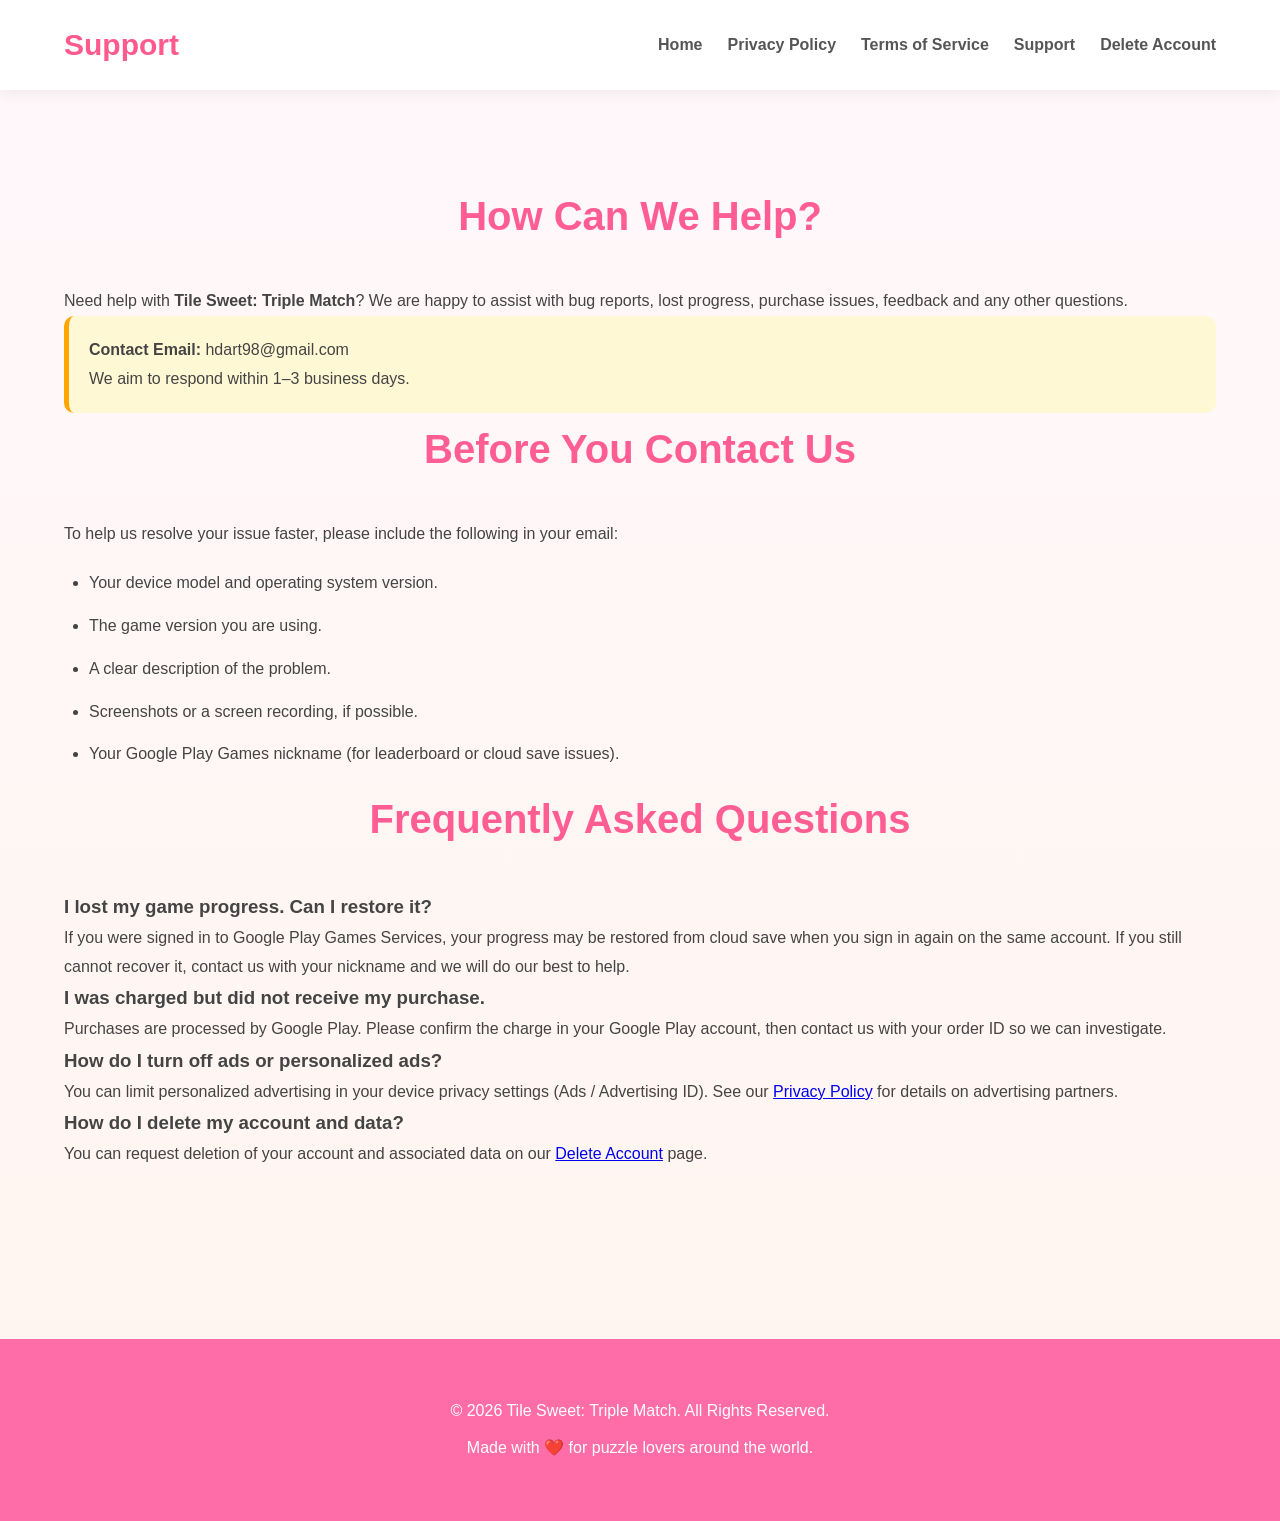
<file: support.html>
<!DOCTYPE html>
<html lang="en">

<head>

<meta charset="UTF-8">

<meta name="viewport" content="width=device-width, initial-scale=1.0">

<title>Support - Tile Sweet: Triple Match</title>

<link rel="stylesheet" href="style.css">

</head>

<body>

<header>

<div class="container">

<h1>Support</h1>

<nav>

<a href="index.html">Home</a>
<a href="privacy.html">Privacy Policy</a>
<a href="terms.html">Terms of Service</a>
<a href="support.html">Support</a>
<a href="delete-account.html">Delete Account</a>

</nav>

</div>

</header>

<section>

<div class="container">

<h2>How Can We Help?</h2>

<p>
Need help with <strong>Tile Sweet: Triple Match</strong>? We are happy to assist with bug reports, lost progress, purchase issues, feedback and any other questions.
</p>

<div class="notice">
<p>
<strong>Contact Email:</strong> hdart98@gmail.com<br>
We aim to respond within 1&ndash;3 business days.
</p>
</div>

<h2>Before You Contact Us</h2>

<p>
To help us resolve your issue faster, please include the following in your email:
</p>

<ul>
<li>Your device model and operating system version.</li>
<li>The game version you are using.</li>
<li>A clear description of the problem.</li>
<li>Screenshots or a screen recording, if possible.</li>
<li>Your Google Play Games nickname (for leaderboard or cloud save issues).</li>
</ul>

<h2>Frequently Asked Questions</h2>

<h3>I lost my game progress. Can I restore it?</h3>

<p>
If you were signed in to Google Play Games Services, your progress may be restored from cloud save when you sign in again on the same account. If you still cannot recover it, contact us with your nickname and we will do our best to help.
</p>

<h3>I was charged but did not receive my purchase.</h3>

<p>
Purchases are processed by Google Play. Please confirm the charge in your Google Play account, then contact us with your order ID so we can investigate.
</p>

<h3>How do I turn off ads or personalized ads?</h3>

<p>
You can limit personalized advertising in your device privacy settings (Ads / Advertising ID). See our <a href="privacy.html">Privacy Policy</a> for details on advertising partners.
</p>

<h3>How do I delete my account and data?</h3>

<p>
You can request deletion of your account and associated data on our <a href="delete-account.html">Delete Account</a> page.
</p>

</div>

</section>

<footer>

<div class="container">

<p>
&copy; 2026 Tile Sweet: Triple Match. All Rights Reserved.
</p>

<p>
Made with &#10084;&#65039; for puzzle lovers around the world.
</p>

</div>

</footer>

</body>

</html>
</file>
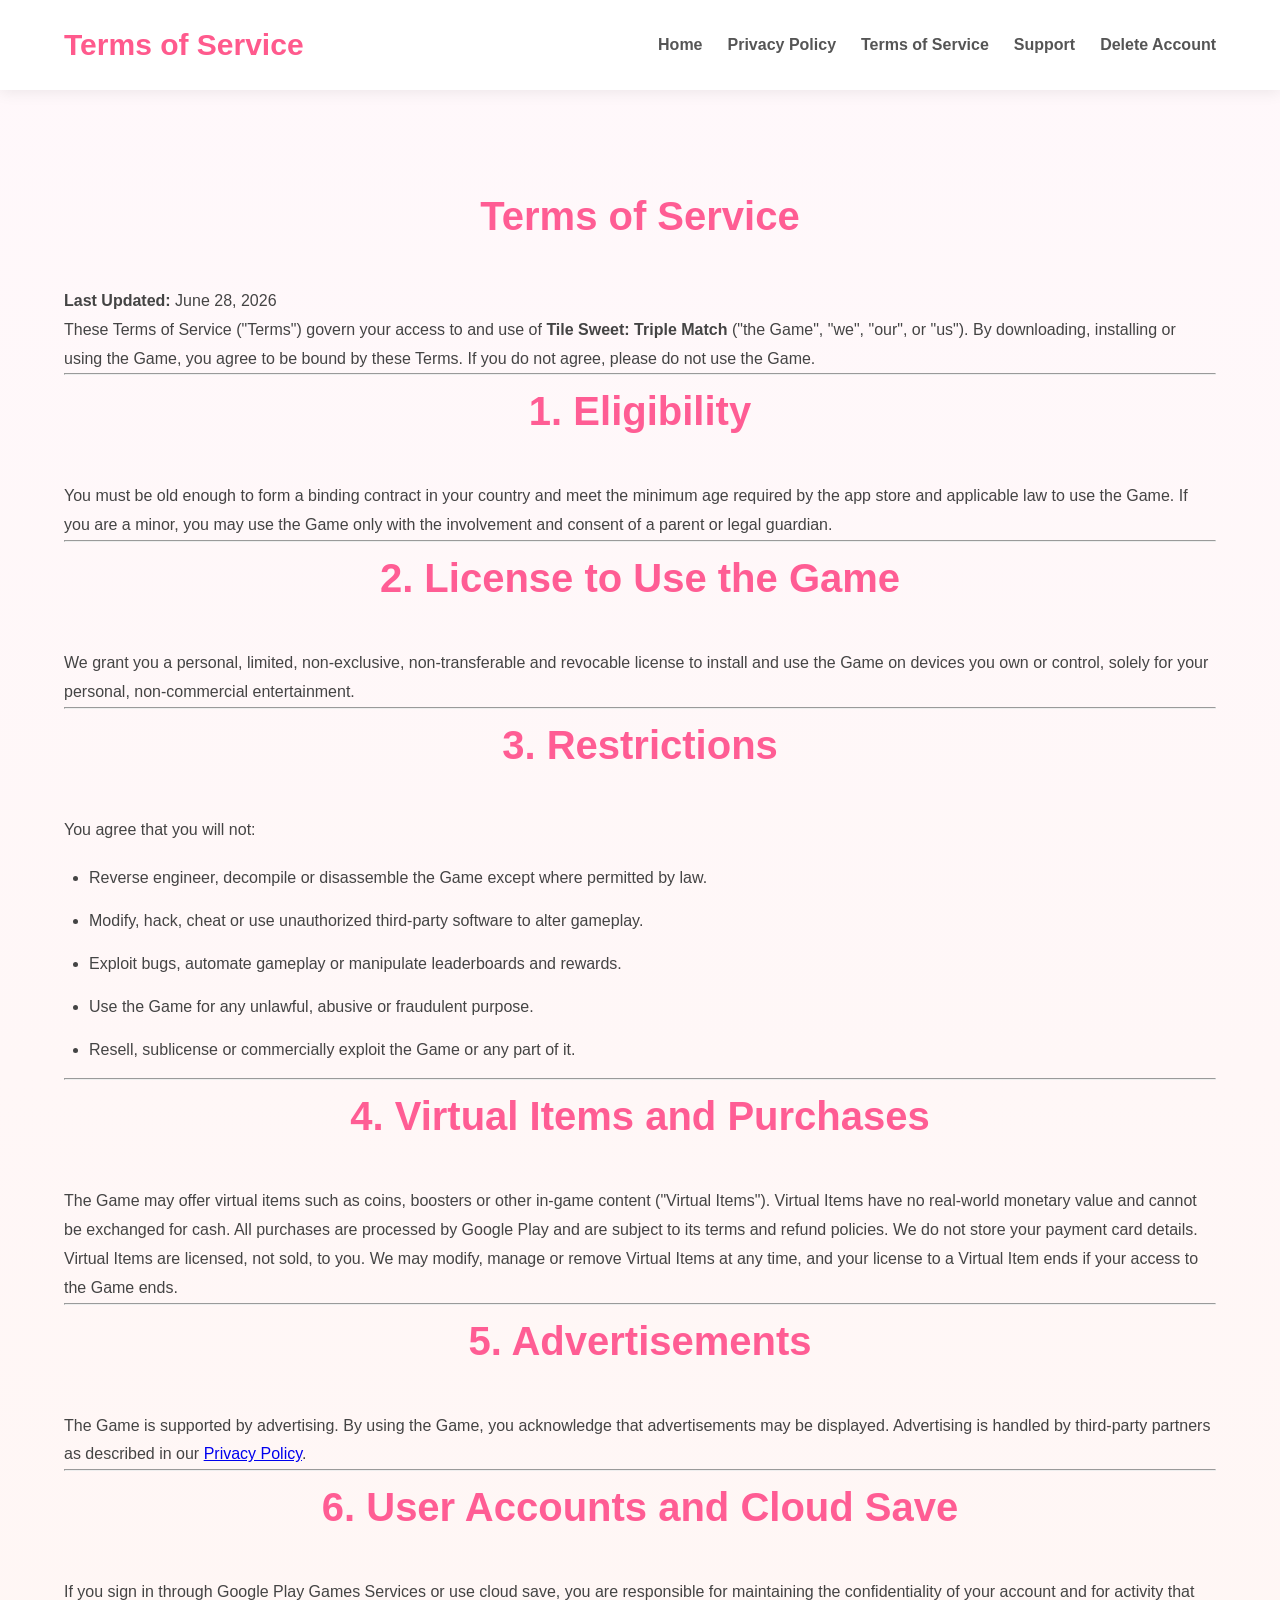
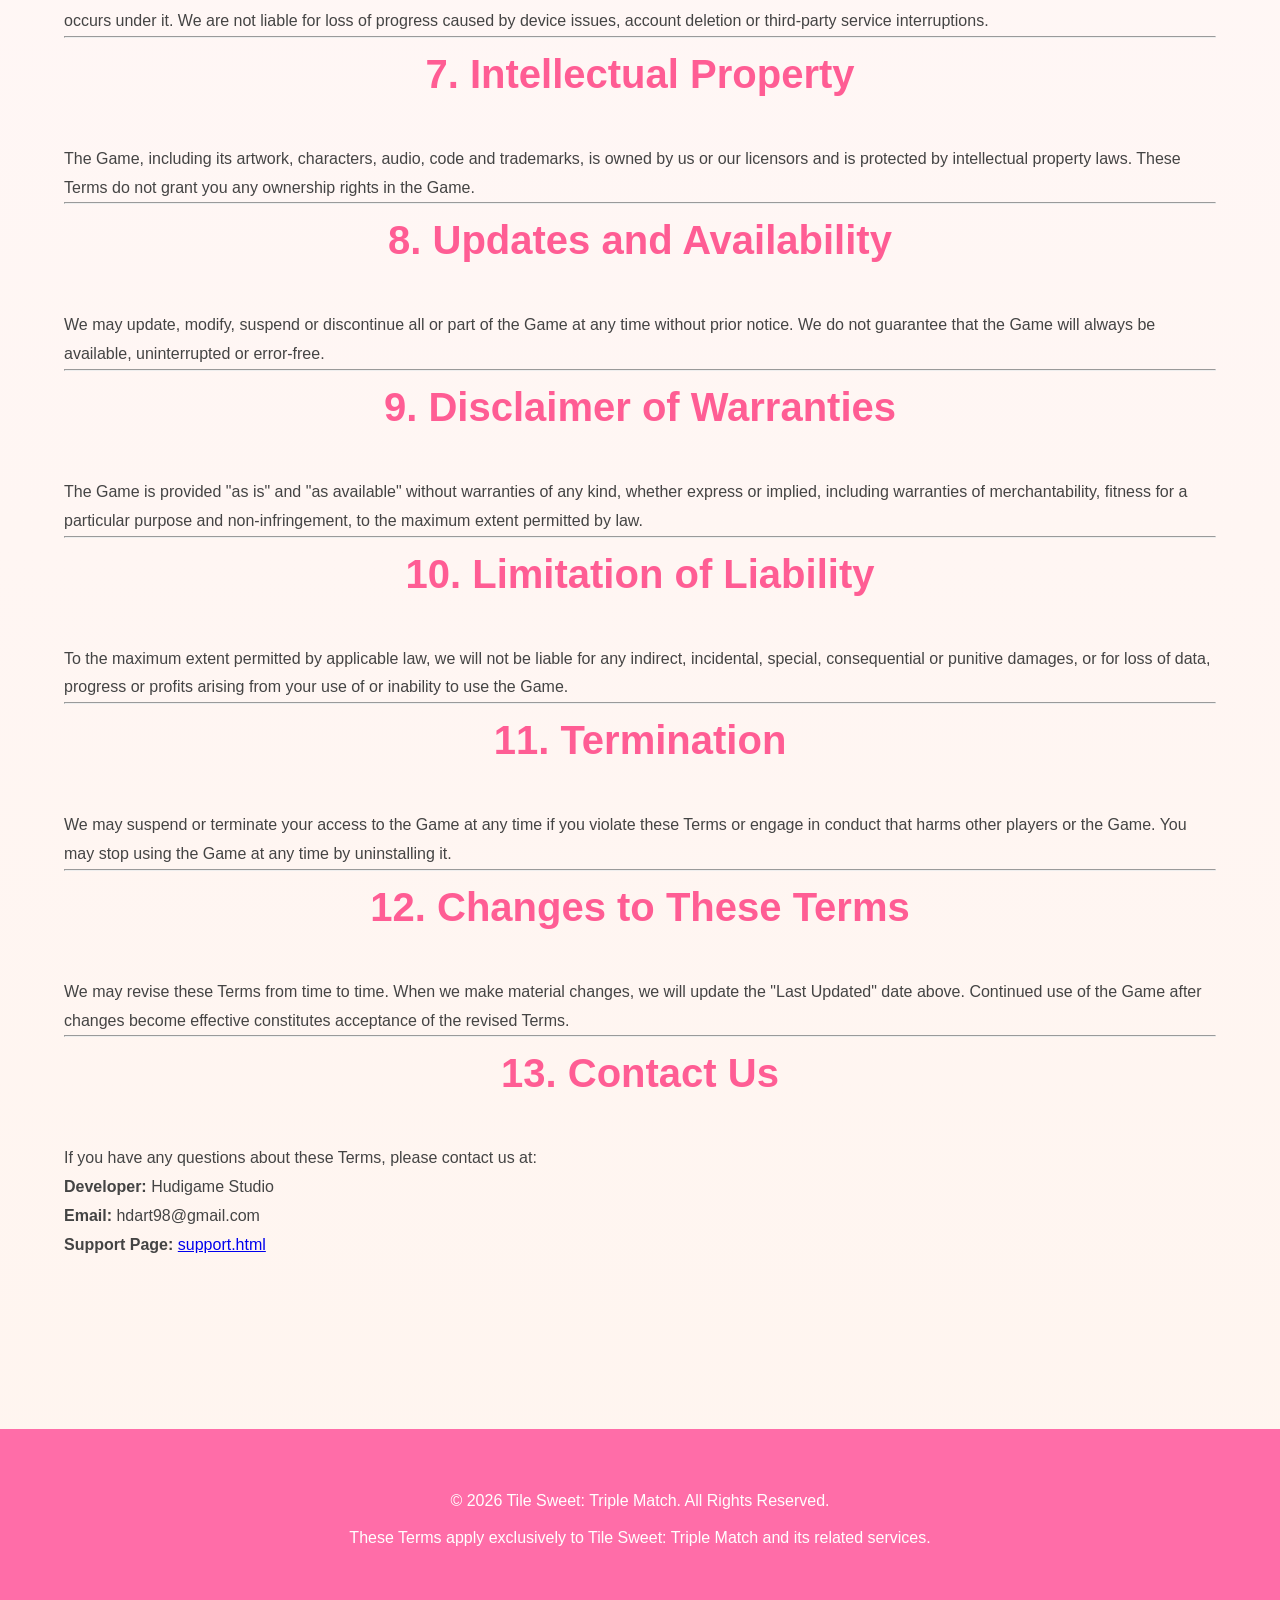
<file: terms.html>
<!DOCTYPE html>
<html lang="en">

<head>

<meta charset="UTF-8">

<meta name="viewport" content="width=device-width, initial-scale=1.0">

<title>Terms of Service - Tile Sweet: Triple Match</title>

<link rel="stylesheet" href="style.css">

</head>

<body>

<header>

<div class="container">

<h1>Terms of Service</h1>

<nav>

<a href="index.html">Home</a>
<a href="privacy.html">Privacy Policy</a>
<a href="terms.html">Terms of Service</a>
<a href="support.html">Support</a>
<a href="delete-account.html">Delete Account</a>

</nav>

</div>

</header>

<section>

<div class="container">

<h2>Terms of Service</h2>

<p><strong>Last Updated:</strong> June 28, 2026</p>

<p>
These Terms of Service ("Terms") govern your access to and use of <strong>Tile Sweet: Triple Match</strong> ("the Game", "we", "our", or "us"). By downloading, installing or using the Game, you agree to be bound by these Terms. If you do not agree, please do not use the Game.
</p>

<hr>

<h2>1. Eligibility</h2>

<p>
You must be old enough to form a binding contract in your country and meet the minimum age required by the app store and applicable law to use the Game. If you are a minor, you may use the Game only with the involvement and consent of a parent or legal guardian.
</p>

<hr>

<h2>2. License to Use the Game</h2>

<p>
We grant you a personal, limited, non-exclusive, non-transferable and revocable license to install and use the Game on devices you own or control, solely for your personal, non-commercial entertainment.
</p>

<hr>

<h2>3. Restrictions</h2>

<p>You agree that you will not:</p>

<ul>
<li>Reverse engineer, decompile or disassemble the Game except where permitted by law.</li>
<li>Modify, hack, cheat or use unauthorized third-party software to alter gameplay.</li>
<li>Exploit bugs, automate gameplay or manipulate leaderboards and rewards.</li>
<li>Use the Game for any unlawful, abusive or fraudulent purpose.</li>
<li>Resell, sublicense or commercially exploit the Game or any part of it.</li>
</ul>

<hr>

<h2>4. Virtual Items and Purchases</h2>

<p>
The Game may offer virtual items such as coins, boosters or other in-game content ("Virtual Items"). Virtual Items have no real-world monetary value and cannot be exchanged for cash. All purchases are processed by Google Play and are subject to its terms and refund policies. We do not store your payment card details.
</p>

<p>
Virtual Items are licensed, not sold, to you. We may modify, manage or remove Virtual Items at any time, and your license to a Virtual Item ends if your access to the Game ends.
</p>

<hr>

<h2>5. Advertisements</h2>

<p>
The Game is supported by advertising. By using the Game, you acknowledge that advertisements may be displayed. Advertising is handled by third-party partners as described in our <a href="privacy.html">Privacy Policy</a>.
</p>

<hr>

<h2>6. User Accounts and Cloud Save</h2>

<p>
If you sign in through Google Play Games Services or use cloud save, you are responsible for maintaining the confidentiality of your account and for activity that occurs under it. We are not liable for loss of progress caused by device issues, account deletion or third-party service interruptions.
</p>

<hr>

<h2>7. Intellectual Property</h2>

<p>
The Game, including its artwork, characters, audio, code and trademarks, is owned by us or our licensors and is protected by intellectual property laws. These Terms do not grant you any ownership rights in the Game.
</p>

<hr>

<h2>8. Updates and Availability</h2>

<p>
We may update, modify, suspend or discontinue all or part of the Game at any time without prior notice. We do not guarantee that the Game will always be available, uninterrupted or error-free.
</p>

<hr>

<h2>9. Disclaimer of Warranties</h2>

<p>
The Game is provided "as is" and "as available" without warranties of any kind, whether express or implied, including warranties of merchantability, fitness for a particular purpose and non-infringement, to the maximum extent permitted by law.
</p>

<hr>

<h2>10. Limitation of Liability</h2>

<p>
To the maximum extent permitted by applicable law, we will not be liable for any indirect, incidental, special, consequential or punitive damages, or for loss of data, progress or profits arising from your use of or inability to use the Game.
</p>

<hr>

<h2>11. Termination</h2>

<p>
We may suspend or terminate your access to the Game at any time if you violate these Terms or engage in conduct that harms other players or the Game. You may stop using the Game at any time by uninstalling it.
</p>

<hr>

<h2>12. Changes to These Terms</h2>

<p>
We may revise these Terms from time to time. When we make material changes, we will update the "Last Updated" date above. Continued use of the Game after changes become effective constitutes acceptance of the revised Terms.
</p>

<hr>

<h2>13. Contact Us</h2>

<p>
If you have any questions about these Terms, please contact us at:
</p>

<p>
<strong>Developer:</strong> Hudigame Studio<br>
<strong>Email:</strong> hdart98@gmail.com<br>
<strong>Support Page:</strong> <a href="support.html">support.html</a>
</p>

</div>

</section>

<footer>

<div class="container">

<p>
&copy; 2026 Tile Sweet: Triple Match. All Rights Reserved.
</p>

<p>
These Terms apply exclusively to Tile Sweet: Triple Match and its related services.
</p>

</div>

</footer>

</body>

</html>
</file>
<file: style.css>
/* =======================================
   Tile Sweet: Triple Match
   Official Website Style
======================================= */

*{
    margin:0;
    padding:0;
    box-sizing:border-box;
}

html{
    scroll-behavior:smooth;
}

body{

    font-family:
    "Segoe UI",
    Arial,
    sans-serif;

    background:
    linear-gradient(
    180deg,
    #fff8fb 0%,
    #fff5ef 100%);

    color:#444;

    line-height:1.8;

}

/* ========================= */

.container{

    width:90%;
    max-width:1200px;

    margin:auto;

}

/* ========================= */

header{

    position:sticky;

    top:0;

    z-index:999;

    background:white;

    box-shadow:
    0 2px 15px
    rgba(0,0,0,.08);

}

header .container{

    display:flex;

    justify-content:space-between;

    align-items:center;

    padding:18px 0;

}

header h1{

    color:#ff5a8d;

    font-size:30px;

}

/* ========================= */

nav{

    display:flex;

    gap:25px;

}

nav a{

    text-decoration:none;

    color:#555;

    font-weight:600;

    transition:.3s;

}

nav a:hover{

    color:#ff5a8d;

}

/* ========================= */

.hero{

    padding:100px 0;

    text-align:center;

}

.hero h2{

    font-size:56px;

    color:#ff4f8d;

    margin-bottom:25px;

}

.hero p{

    max-width:850px;

    margin:auto;

    font-size:20px;

    color:#666;

}

/* ========================= */

.buttons{

    margin-top:45px;

}

.button{

    display:inline-block;

    padding:

    16px 34px;

    margin:10px;

    border-radius:50px;

    background:

    linear-gradient(
    90deg,
    #ff6da8,
    #ffb55e);

    color:white;

    text-decoration:none;

    font-weight:bold;

    transition:.3s;

    box-shadow:

    0 8px 25px

    rgba(255,100,150,.3);

}

.button:hover{

    transform:

    translateY(-4px);

    box-shadow:

    0 12px 30px

    rgba(255,100,150,.45);

}

.secondary{

    background:#ffffff;

    color:#ff5b90;

    border:2px solid #ff5b90;

}

/* ========================= */

section{

    padding:90px 0;

}

section h2{

    text-align:center;

    font-size:40px;

    color:#ff5d94;

    margin-bottom:35px;

}

/* ========================= */

.cards{

    display:grid;

    grid-template-columns:

    repeat(auto-fit,minmax(260px,1fr));

    gap:30px;

}

.card{

    background:white;

    padding:35px;

    border-radius:25px;

    box-shadow:

    0 12px 30px

    rgba(0,0,0,.08);

    transition:.35s;

}

.card:hover{

    transform:

    translateY(-8px);

}

.card h3{

    margin-bottom:18px;

    color:#ff5b8d;

}

.card p{

    color:#666;

}

/* ========================= */

ul{

    margin-top:20px;

    margin-left:25px;

}

li{

    margin-bottom:14px;

}

/* ========================= */

footer{

    background:#ff6da8;

    color:white;

    text-align:center;

    padding:50px 20px;

    margin-top:80px;

}

footer p{

    margin:8px 0;

}

/* ========================= */

table{

    width:100%;

    border-collapse:collapse;

    margin-top:30px;

}

th{

    background:#ff7aac;

    color:white;

}

th,
td{

    padding:15px;

    border:1px solid #eee;

}

/* ========================= */

input,
textarea{

    width:100%;

    padding:15px;

    margin-top:10px;

    margin-bottom:20px;

    border-radius:12px;

    border:1px solid #ddd;

}

textarea{

    min-height:180px;

}

/* ========================= */

img{

    max-width:100%;

}

/* ========================= */

.notice{

    background:#fff8d5;

    border-left:5px solid orange;

    padding:20px;

    border-radius:10px;

}

/* ========================= */

.success{

    background:#e8fff1;

    border-left:5px solid green;

    padding:20px;

    border-radius:10px;

}

/* ========================= */

.hero{

    animation:fadeUp .8s ease;

}

.card{

    animation:fadeUp 1s ease;

}

@keyframes fadeUp{

    from{

        opacity:0;

        transform:

        translateY(30px);

    }

    to{

        opacity:1;

        transform:

        translateY(0);

    }

}

/* ========================= */

::-webkit-scrollbar{

    width:10px;

}

::-webkit-scrollbar-thumb{

    background:#ff7bab;

    border-radius:10px;

}

::-webkit-scrollbar-track{

    background:#ffeef5;

}

/* ========================= */

@media(max-width:900px){

header .container{

    flex-direction:column;

}

nav{

    margin-top:20px;

    flex-wrap:wrap;

    justify-content:center;

}

.hero h2{

    font-size:38px;

}

.hero p{

    font-size:18px;

}

section h2{

    font-size:32px;

}

}

@media(max-width:600px){

.button{

    display:block;

    width:100%;

}

.cards{

    grid-template-columns:1fr;

}

}
</file>
